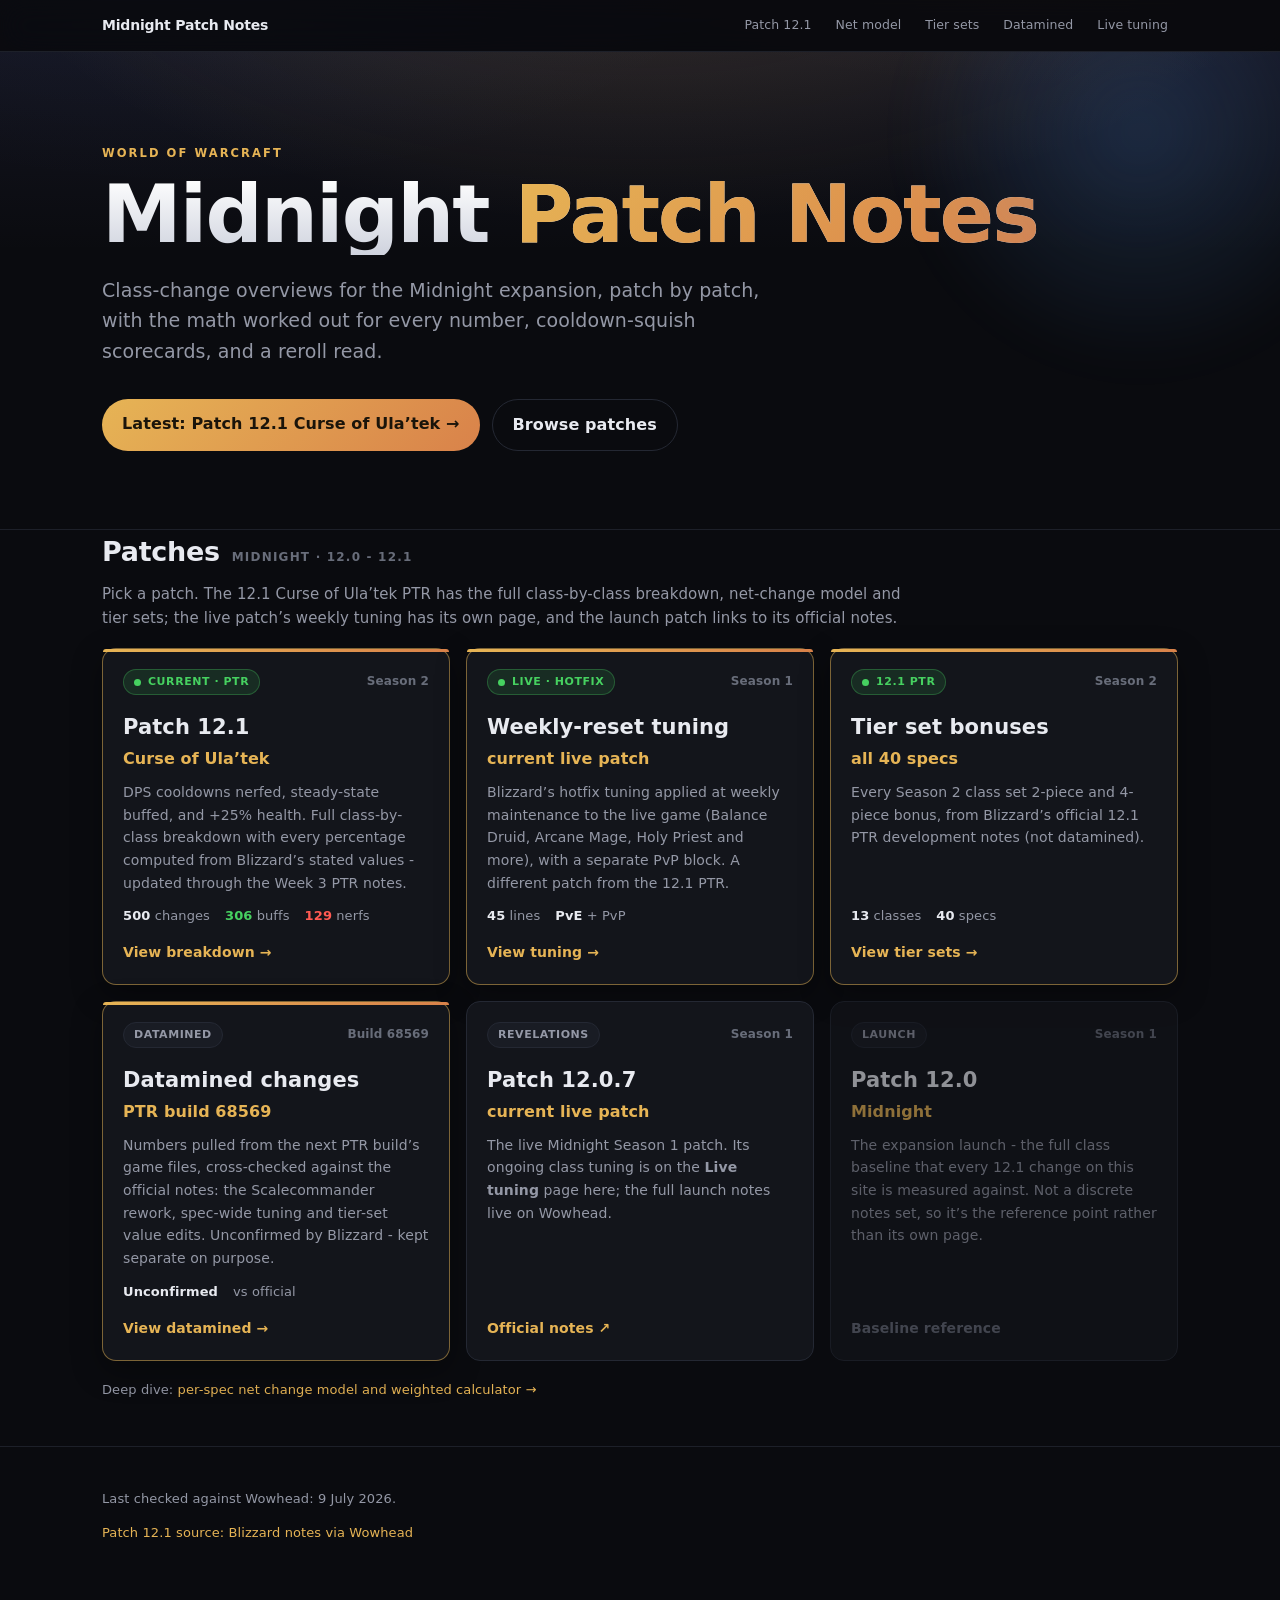
<file: index.html>
<!DOCTYPE html>
<html lang="en">
<head>
<meta charset="utf-8" />
<meta name="viewport" content="width=device-width, initial-scale=1" />
<title>World of Warcraft: Midnight - Patch Notes Overview</title>
<meta name="description" content="Class-change overviews for World of Warcraft: Midnight, patch by patch, with the math worked out for every number. Featuring Patch 12.1 Curse of Ula'tek." />
<meta name="color-scheme" content="dark" />
<link rel="icon" href="favicon.svg" type="image/svg+xml" />
<meta name="theme-color" content="#0a0b0f" />
<meta property="og:type" content="website" />
<meta property="og:site_name" content="Midnight Patch Notes" />
<meta property="og:title" content="World of Warcraft: Midnight - Patch Notes Overview" />
<meta property="og:description" content="Class-change overviews for WoW Midnight, patch by patch, with the math worked out for every number. Featuring Patch 12.1 Curse of Ula'tek." />
<meta property="og:image" content="https://patchnotes-overview.pages.dev/og.png" />
<meta property="og:url" content="https://patchnotes-overview.pages.dev/" />
<meta name="twitter:card" content="summary_large_image" />
<meta name="twitter:image" content="https://patchnotes-overview.pages.dev/og.png" />
<link rel="stylesheet" href="styles.css" />
</head>
<body>

<nav class="toc"><div class="wrap">
  <a href="./" class="brand">Midnight Patch Notes</a>
  <span style="margin-left:auto"></span>
  <a href="patch-12-1.html">Patch 12.1</a>
  <a href="net-change.html">Net model</a>
  <a href="tier-sets.html">Tier sets</a>
  <a href="datamined.html">Datamined</a>
  <a href="live-tuning.html">Live tuning</a>
</div></nav>

<header class="home-hero">
  <div class="home-hero-glow" aria-hidden="true"></div>
  <div class="wrap">
    <div class="eyebrow">World of Warcraft</div>
    <h1 class="home-title">Midnight <span>Patch Notes</span></h1>
    <p class="home-sub">Class-change overviews for the Midnight expansion, patch by patch, with the math worked out for every
    number, cooldown-squish scorecards, and a reroll read.</p>
    <div class="home-cta-row">
      <a class="btn-primary" href="patch-12-1.html">Latest: Patch 12.1 Curse of Ula&rsquo;tek &rarr;</a>
      <a class="btn-ghost" href="#patches">Browse patches</a>
    </div>
  </div>
</header>

<main class="wrap">
  <section id="patches">
    <div class="sec-head"><h2>Patches</h2><span class="kicker">Midnight &middot; 12.0 - 12.1</span></div>
    <p class="lead">Pick a patch. The 12.1 Curse of Ula&rsquo;tek PTR has the full class-by-class breakdown, net-change model and tier sets;
    the live patch&rsquo;s weekly tuning has its own page, and the launch patch links to its official notes.</p>

    <div class="patch-grid">

      <a class="patch-card active" href="patch-12-1.html">
        <div class="pc-top">
          <span class="pc-badge live"><span class="pc-pulse"></span>Current &middot; PTR</span>
          <span class="pc-season">Season 2</span>
        </div>
        <h3>Patch 12.1 <span>Curse of Ula&rsquo;tek</span></h3>
        <p>DPS cooldowns nerfed, steady-state buffed, and +25% health. Full class-by-class breakdown with every percentage
        computed from Blizzard&rsquo;s stated values - updated through the Week 3 PTR notes.</p>
        <div class="pc-stats">
          <span><b>500</b> changes</span>
          <span class="g"><b>306</b> buffs</span>
          <span class="r"><b>129</b> nerfs</span>
        </div>
        <span class="pc-cta">View breakdown &rarr;</span>
      </a>

      <a class="patch-card active" href="live-tuning.html">
        <div class="pc-top">
          <span class="pc-badge live"><span class="pc-pulse"></span>Live &middot; Hotfix</span>
          <span class="pc-season">Season 1</span>
        </div>
        <h3>Weekly-reset tuning <span>current live patch</span></h3>
        <p>Blizzard&rsquo;s hotfix tuning applied at weekly maintenance to the live game (Balance Druid, Arcane Mage, Holy Priest and more),
        with a separate PvP block. A different patch from the 12.1 PTR.</p>
        <div class="pc-stats">
          <span><b>45</b> lines</span>
          <span><b>PvE</b> + PvP</span>
        </div>
        <span class="pc-cta">View tuning &rarr;</span>
      </a>

      <a class="patch-card active" href="tier-sets.html">
        <div class="pc-top">
          <span class="pc-badge live"><span class="pc-pulse"></span>12.1 PTR</span>
          <span class="pc-season">Season 2</span>
        </div>
        <h3>Tier set bonuses <span>all 40 specs</span></h3>
        <p>Every Season 2 class set 2-piece and 4-piece bonus, from Blizzard&rsquo;s official 12.1 PTR development notes (not datamined).</p>
        <div class="pc-stats">
          <span><b>13</b> classes</span>
          <span><b>40</b> specs</span>
        </div>
        <span class="pc-cta">View tier sets &rarr;</span>
      </a>

      <a class="patch-card active" href="datamined.html">
        <div class="pc-top">
          <span class="pc-badge">Datamined</span>
          <span class="pc-season">Build 68569</span>
        </div>
        <h3>Datamined changes <span>PTR build 68569</span></h3>
        <p>Numbers pulled from the next PTR build&rsquo;s game files, cross-checked against the official notes: the Scalecommander rework,
        spec-wide tuning and tier-set value edits. Unconfirmed by Blizzard - kept separate on purpose.</p>
        <div class="pc-stats">
          <span><b>Unconfirmed</b></span>
          <span>vs official</span>
        </div>
        <span class="pc-cta">View datamined &rarr;</span>
      </a>

      <a class="patch-card" href="https://www.wowhead.com/news/official-patch-12-0-7-revelations-patch-notes-381833" target="_blank" rel="noopener">
        <div class="pc-top">
          <span class="pc-badge">Revelations</span>
          <span class="pc-season">Season 1</span>
        </div>
        <h3>Patch 12.0.7 <span>current live patch</span></h3>
        <p>The live Midnight Season 1 patch. Its ongoing class tuning is on the <b>Live tuning</b> page here; the full launch notes
        live on Wowhead.</p>
        <span class="pc-cta">Official notes &#8599;</span>
      </a>

      <div class="patch-card soon" aria-disabled="true">
        <div class="pc-top">
          <span class="pc-badge">Launch</span>
          <span class="pc-season">Season 1</span>
        </div>
        <h3>Patch 12.0 <span>Midnight</span></h3>
        <p>The expansion launch - the full class baseline that every 12.1 change on this site is measured against. Not a discrete
        notes set, so it&rsquo;s the reference point rather than its own page.</p>
        <span class="pc-cta muted">Baseline reference</span>
      </div>

    </div>
    <p class="small muted" style="margin-top:18px">Deep dive: <a href="net-change.html">per-spec net change model and weighted calculator &rarr;</a></p>
  </section>
</main>

<footer>
  <div class="wrap">
    <p class="small muted">Last checked against Wowhead: 9 July 2026.</p>
    <p><a href="https://www.wowhead.com/news/class-changes-for-first-patch-12-1-ptr-build-dps-cooldowns-nerfed-381912" target="_blank" rel="noopener">Patch 12.1 source: Blizzard notes via Wowhead</a></p>
  </div>
</footer>

</body>
</html>
</file>
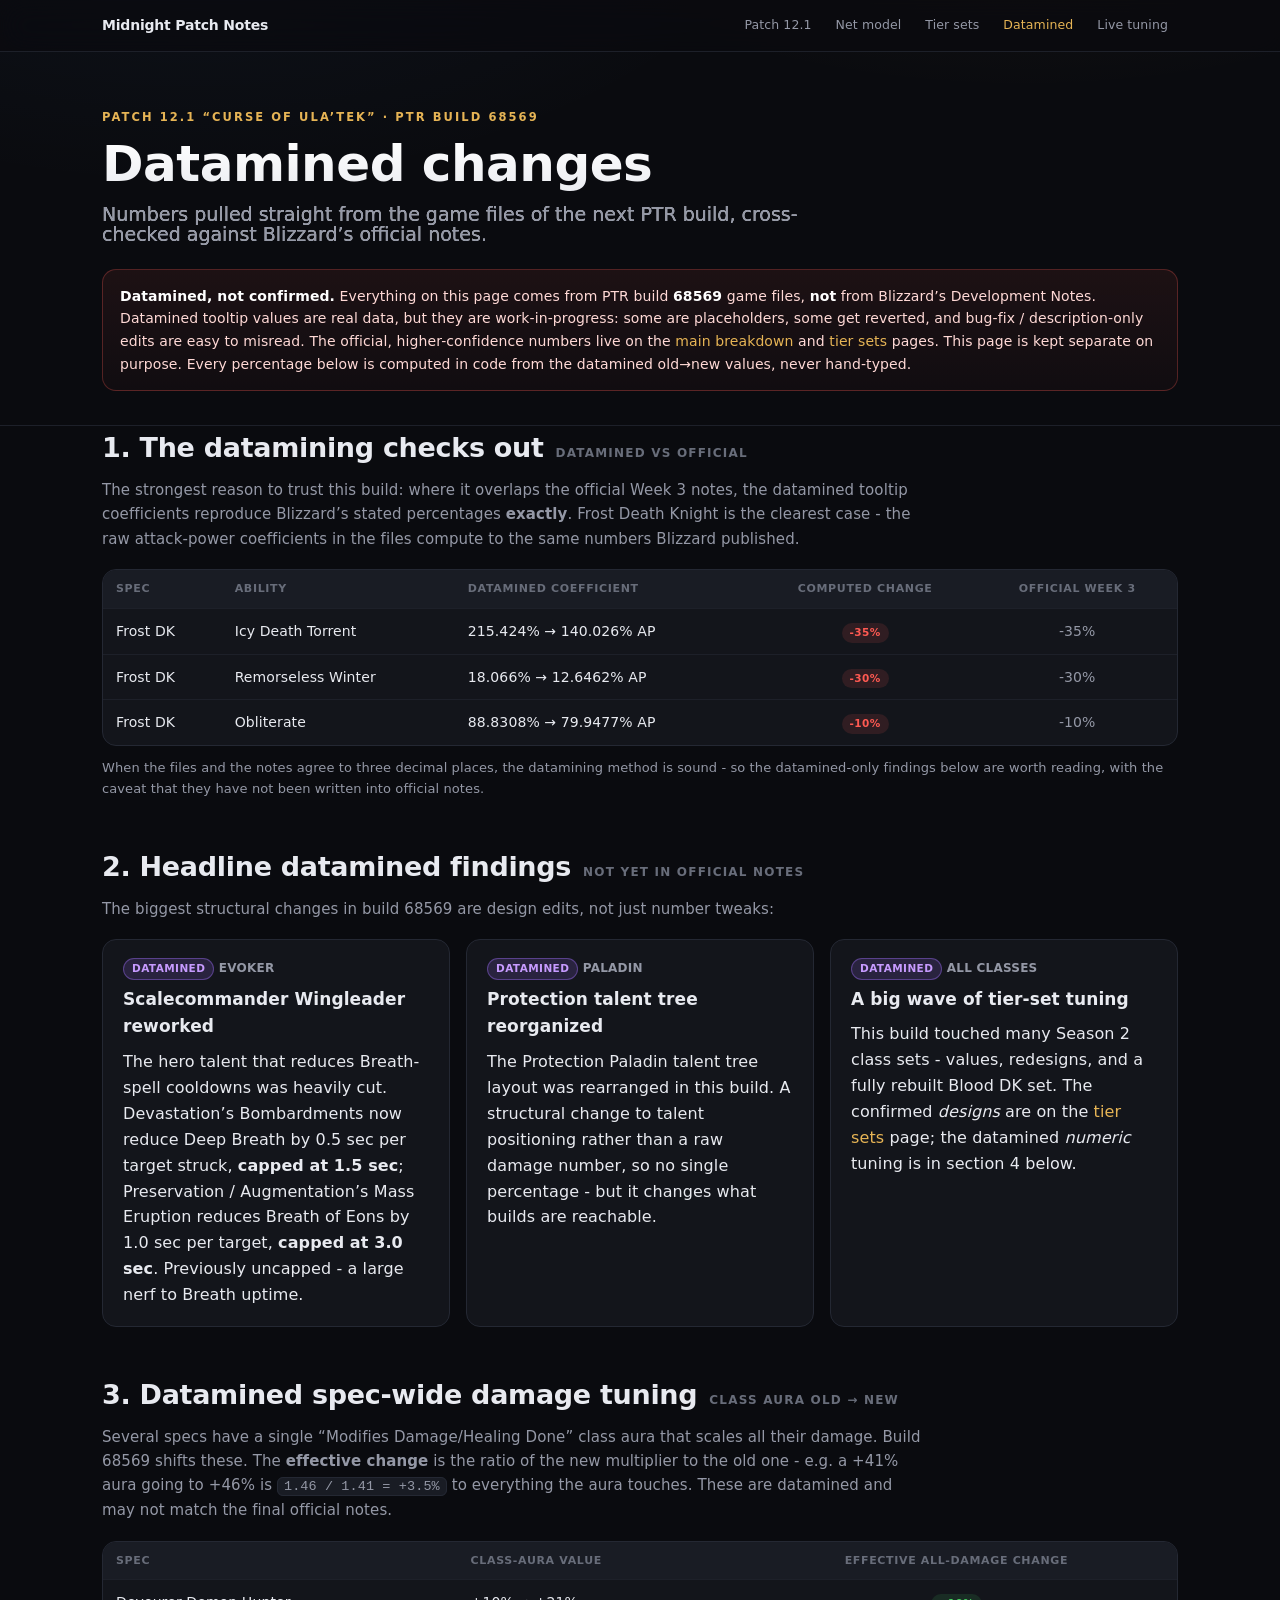
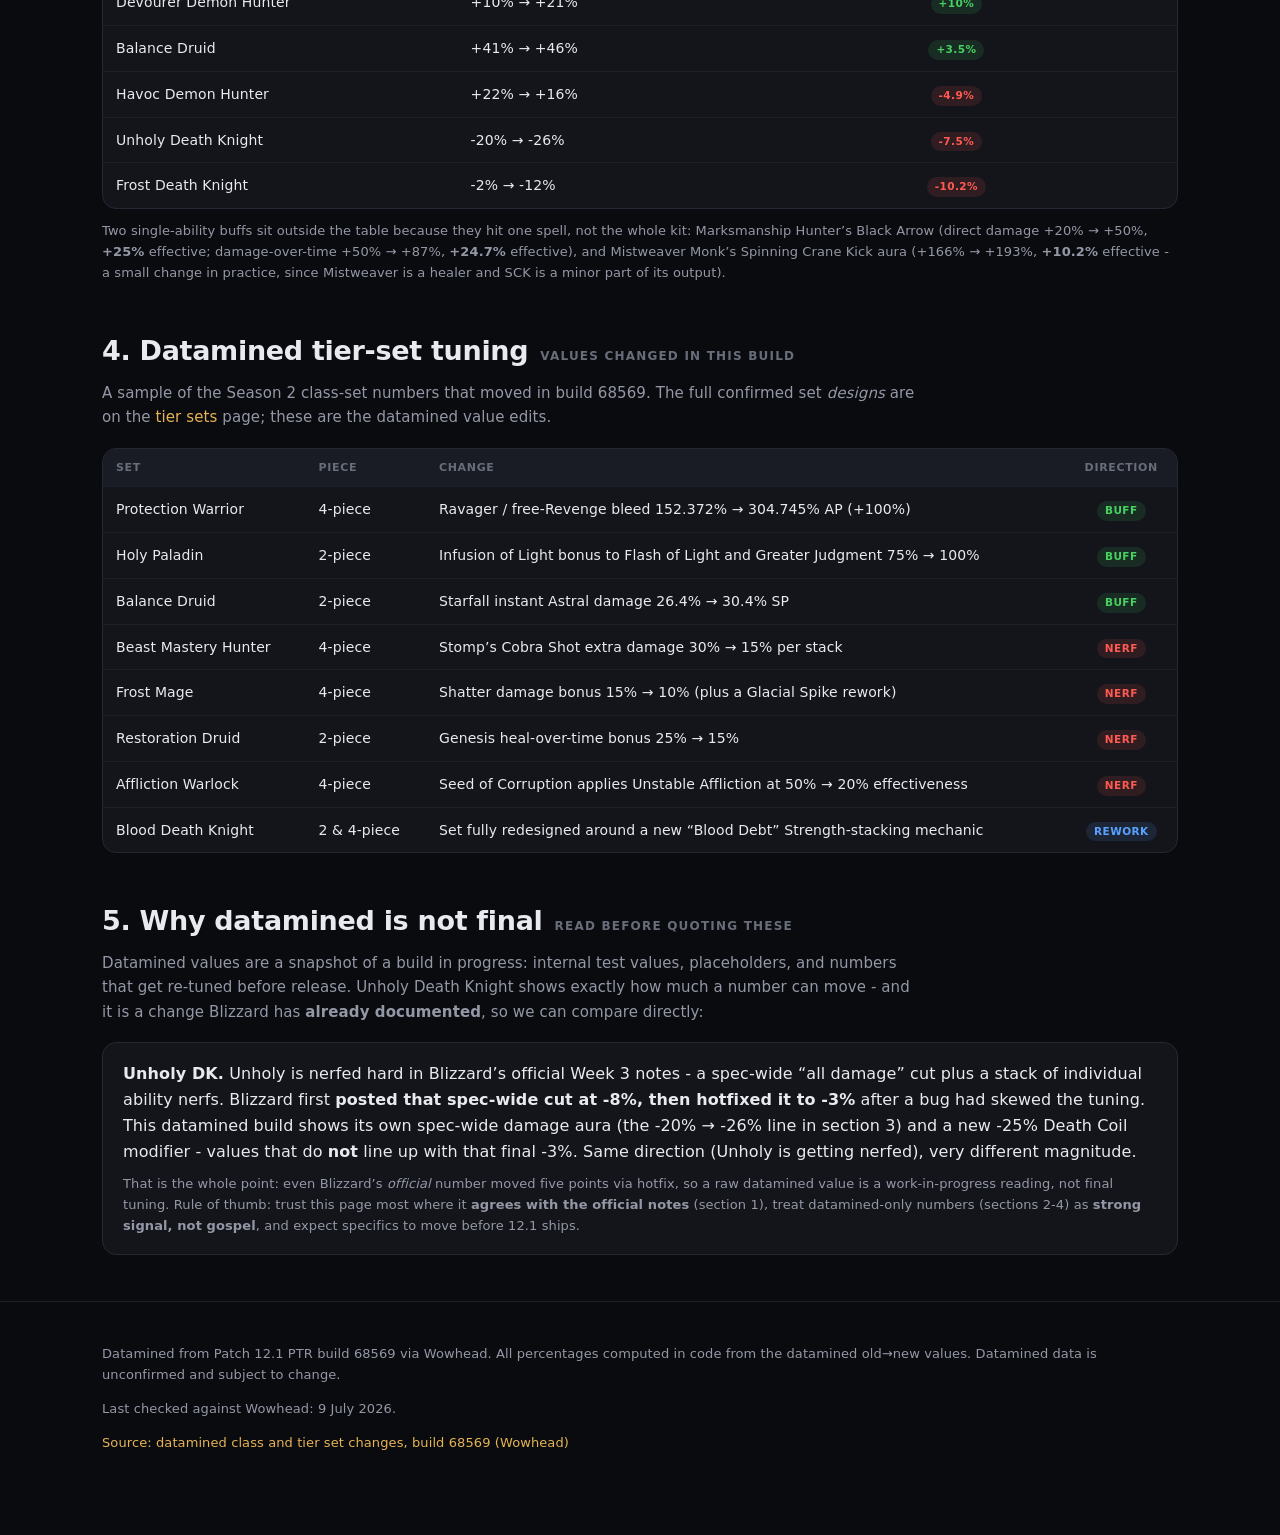
<file: datamined.html>
<!DOCTYPE html>
<html lang="en">
<head>
<meta charset="utf-8" />
<meta name="viewport" content="width=device-width, initial-scale=1" />
<title>Patch 12.1 Datamined Changes - Build 68569</title>
<meta name="description" content="Datamined Patch 12.1 class and tier-set changes from PTR build 68569: what the tooltip coefficients reveal, how they line up with Blizzard's official notes, and why datamined is not final." />
<meta name="color-scheme" content="dark" />
<link rel="icon" href="favicon.svg" type="image/svg+xml" />
<meta name="theme-color" content="#0a0b0f" />
<meta property="og:type" content="website" />
<meta property="og:site_name" content="Midnight Patch Notes" />
<meta property="og:title" content="Patch 12.1 Datamined Changes - Build 68569" />
<meta property="og:description" content="Datamined Patch 12.1 class and tier-set changes from PTR build 68569, cross-checked against Blizzard's official notes." />
<meta property="og:image" content="https://patchnotes-overview.pages.dev/og.png" />
<meta property="og:url" content="https://patchnotes-overview.pages.dev/datamined" />
<meta name="twitter:card" content="summary_large_image" />
<meta name="twitter:image" content="https://patchnotes-overview.pages.dev/og.png" />
<link rel="stylesheet" href="styles.css" />
</head>
<body>

<nav class="toc"><div class="wrap">
  <a href="./" class="brand">Midnight Patch Notes</a>
  <span style="margin-left:auto"></span>
  <a href="patch-12-1.html">Patch 12.1</a>
  <a href="net-change.html">Net model</a>
  <a href="tier-sets.html">Tier sets</a>
  <a href="datamined.html" style="color:var(--accent)">Datamined</a>
  <a href="live-tuning.html">Live tuning</a>
</div></nav>

<header class="hero">
  <div class="wrap">
    <div class="eyebrow">Patch 12.1 &ldquo;Curse of Ula&rsquo;tek&rdquo; &middot; PTR build 68569</div>
    <h1>Datamined changes
      <span class="sub">Numbers pulled straight from the game files of the next PTR build, cross-checked against Blizzard&rsquo;s official notes.</span>
    </h1>
    <div class="disclaimer">
      <b>Datamined, not confirmed.</b> Everything on this page comes from PTR build <b>68569</b> game files, <b>not</b> from Blizzard&rsquo;s
      Development Notes. Datamined tooltip values are real data, but they are work-in-progress: some are placeholders, some get reverted, and
      bug-fix / description-only edits are easy to misread. The official, higher-confidence numbers live on the
      <a href="patch-12-1.html">main breakdown</a> and <a href="tier-sets.html">tier sets</a> pages. This page is kept separate on purpose.
      Every percentage below is computed in code from the datamined old&rarr;new values, never hand-typed.
    </div>
  </div>
</header>

<main class="wrap">

  <!-- 1. Corroboration -->
  <section id="checks-out">
    <div class="sec-head"><h2>1. The datamining checks out</h2><span class="kicker">datamined vs official</span></div>
    <p class="lead">The strongest reason to trust this build: where it overlaps the official Week 3 notes, the datamined tooltip
    coefficients reproduce Blizzard&rsquo;s stated percentages <b>exactly</b>. Frost Death Knight is the clearest case - the raw
    attack-power coefficients in the files compute to the same numbers Blizzard published.</p>
    <div class="tbl-wrap">
      <table>
        <thead><tr><th>Spec</th><th>Ability</th><th>Datamined coefficient</th><th style="text-align:center">Computed change</th><th style="text-align:center">Official Week 3</th></tr></thead>
        <tbody>
          <tr><td>Frost DK</td><td>Icy Death Torrent</td><td>215.424% &rarr; 140.026% AP</td><td style="text-align:center"><span class="tag nerf">-35%</span></td><td style="text-align:center"><span class="muted">-35%</span></td></tr>
          <tr><td>Frost DK</td><td>Remorseless Winter</td><td>18.066% &rarr; 12.6462% AP</td><td style="text-align:center"><span class="tag nerf">-30%</span></td><td style="text-align:center"><span class="muted">-30%</span></td></tr>
          <tr><td>Frost DK</td><td>Obliterate</td><td>88.8308% &rarr; 79.9477% AP</td><td style="text-align:center"><span class="tag nerf">-10%</span></td><td style="text-align:center"><span class="muted">-10%</span></td></tr>
        </tbody>
      </table>
    </div>
    <p class="small muted" style="margin-top:11px">When the files and the notes agree to three decimal places, the datamining method is
    sound - so the datamined-only findings below are worth reading, with the caveat that they have not been written into official notes.</p>
  </section>

  <!-- 2. Headline datamined-only findings -->
  <section id="headline">
    <div class="sec-head"><h2>2. Headline datamined findings</h2><span class="kicker">not yet in official notes</span></div>
    <p class="lead">The biggest structural changes in build 68569 are design edits, not just number tweaks:</p>
    <div class="card-grid">
      <div class="card">
        <div class="card-eyebrow"><span class="tag dm">Datamined</span> Evoker</div>
        <h3>Scalecommander Wingleader reworked</h3>
        <p>The hero talent that reduces Breath-spell cooldowns was heavily cut. Devastation&rsquo;s Bombardments now reduce Deep Breath by
        0.5 sec per target struck, <b>capped at 1.5 sec</b>; Preservation / Augmentation&rsquo;s Mass Eruption reduces Breath of Eons by
        1.0 sec per target, <b>capped at 3.0 sec</b>. Previously uncapped - a large nerf to Breath uptime.</p>
      </div>
      <div class="card">
        <div class="card-eyebrow"><span class="tag dm">Datamined</span> Paladin</div>
        <h3>Protection talent tree reorganized</h3>
        <p>The Protection Paladin talent tree layout was rearranged in this build. A structural change to talent positioning rather than a
        raw damage number, so no single percentage - but it changes what builds are reachable.</p>
      </div>
      <div class="card">
        <div class="card-eyebrow"><span class="tag dm">Datamined</span> All classes</div>
        <h3>A big wave of tier-set tuning</h3>
        <p>This build touched many Season 2 class sets - values, redesigns, and a fully rebuilt Blood DK set. The confirmed
        <i>designs</i> are on the <a href="tier-sets.html">tier sets</a> page; the datamined <i>numeric</i> tuning is in section 4 below.</p>
      </div>
    </div>
  </section>

  <!-- 3. Spec-wide auras -->
  <section id="spec-auras">
    <div class="sec-head"><h2>3. Datamined spec-wide damage tuning</h2><span class="kicker">class aura old &rarr; new</span></div>
    <p class="lead">Several specs have a single &ldquo;Modifies Damage/Healing Done&rdquo; class aura that scales all their damage. Build 68569
    shifts these. The <b>effective change</b> is the ratio of the new multiplier to the old one - e.g. a +41% aura going to +46% is
    <code>1.46 / 1.41 = +3.5%</code> to everything the aura touches. These are datamined and may not match the final official notes.</p>
    <div class="tbl-wrap">
      <table>
        <thead><tr><th>Spec</th><th>Class-aura value</th><th style="text-align:center">Effective all-damage change</th></tr></thead>
        <tbody>
          <tr><td>Devourer Demon Hunter</td><td>+10% &rarr; +21%</td><td style="text-align:center"><span class="tag buff">+10%</span></td></tr>
          <tr><td>Balance Druid</td><td>+41% &rarr; +46%</td><td style="text-align:center"><span class="tag buff">+3.5%</span></td></tr>
          <tr><td>Havoc Demon Hunter</td><td>+22% &rarr; +16%</td><td style="text-align:center"><span class="tag nerf">-4.9%</span></td></tr>
          <tr><td>Unholy Death Knight</td><td>-20% &rarr; -26%</td><td style="text-align:center"><span class="tag nerf">-7.5%</span></td></tr>
          <tr><td>Frost Death Knight</td><td>-2% &rarr; -12%</td><td style="text-align:center"><span class="tag nerf">-10.2%</span></td></tr>
        </tbody>
      </table>
    </div>
    <p class="small muted" style="margin-top:11px">Two single-ability buffs sit outside the table because they hit one spell, not the whole
    kit: Marksmanship Hunter&rsquo;s Black Arrow (direct damage +20% &rarr; +50%, <b>+25%</b> effective; damage-over-time +50% &rarr; +87%,
    <b>+24.7%</b> effective), and Mistweaver Monk&rsquo;s Spinning Crane Kick aura (+166% &rarr; +193%, <b>+10.2%</b> effective - a small
    change in practice, since Mistweaver is a healer and SCK is a minor part of its output).</p>
  </section>

  <!-- 4. Tier tuning -->
  <section id="tier-tuning">
    <div class="sec-head"><h2>4. Datamined tier-set tuning</h2><span class="kicker">values changed in this build</span></div>
    <p class="lead">A sample of the Season 2 class-set numbers that moved in build 68569. The full confirmed set <i>designs</i> are on the
    <a href="tier-sets.html">tier sets</a> page; these are the datamined value edits.</p>
    <div class="tbl-wrap">
      <table>
        <thead><tr><th>Set</th><th>Piece</th><th>Change</th><th style="text-align:center">Direction</th></tr></thead>
        <tbody>
          <tr><td>Protection Warrior</td><td>4-piece</td><td>Ravager / free-Revenge bleed 152.372% &rarr; 304.745% AP (+100%)</td><td style="text-align:center"><span class="tag buff">Buff</span></td></tr>
          <tr><td>Holy Paladin</td><td>2-piece</td><td>Infusion of Light bonus to Flash of Light and Greater Judgment 75% &rarr; 100%</td><td style="text-align:center"><span class="tag buff">Buff</span></td></tr>
          <tr><td>Balance Druid</td><td>2-piece</td><td>Starfall instant Astral damage 26.4% &rarr; 30.4% SP</td><td style="text-align:center"><span class="tag buff">Buff</span></td></tr>
          <tr><td>Beast Mastery Hunter</td><td>4-piece</td><td>Stomp&rsquo;s Cobra Shot extra damage 30% &rarr; 15% per stack</td><td style="text-align:center"><span class="tag nerf">Nerf</span></td></tr>
          <tr><td>Frost Mage</td><td>4-piece</td><td>Shatter damage bonus 15% &rarr; 10% (plus a Glacial Spike rework)</td><td style="text-align:center"><span class="tag nerf">Nerf</span></td></tr>
          <tr><td>Restoration Druid</td><td>2-piece</td><td>Genesis heal-over-time bonus 25% &rarr; 15%</td><td style="text-align:center"><span class="tag nerf">Nerf</span></td></tr>
          <tr><td>Affliction Warlock</td><td>4-piece</td><td>Seed of Corruption applies Unstable Affliction at 50% &rarr; 20% effectiveness</td><td style="text-align:center"><span class="tag nerf">Nerf</span></td></tr>
          <tr><td>Blood Death Knight</td><td>2 &amp; 4-piece</td><td>Set fully redesigned around a new &ldquo;Blood Debt&rdquo; Strength-stacking mechanic</td><td style="text-align:center"><span class="tag neutral">Rework</span></td></tr>
        </tbody>
      </table>
    </div>
  </section>

  <!-- 5. Why not final -->
  <section id="not-final">
    <div class="sec-head"><h2>5. Why datamined is not final</h2><span class="kicker">read before quoting these</span></div>
    <p class="lead">Datamined values are a snapshot of a build in progress: internal test values, placeholders, and numbers that get
    re-tuned before release. Unholy Death Knight shows exactly how much a number can move - and it is a change Blizzard has <b>already
    documented</b>, so we can compare directly:</p>
    <div class="card">
      <p style="margin:0 0 8px"><b>Unholy DK.</b> Unholy is nerfed hard in Blizzard&rsquo;s official Week 3 notes - a spec-wide
      &ldquo;all damage&rdquo; cut plus a stack of individual ability nerfs. Blizzard first <b>posted that spec-wide cut at -8%, then
      hotfixed it to -3%</b> after a bug had skewed the tuning. This datamined build shows its own spec-wide damage aura (the -20% &rarr; -26%
      line in section 3) and a new -25% Death Coil modifier - values that do <b>not</b> line up with that final -3%. Same direction (Unholy
      is getting nerfed), very different magnitude.</p>
      <p class="small muted" style="margin:0">That is the whole point: even Blizzard&rsquo;s <i>official</i> number moved five points via
      hotfix, so a raw datamined value is a work-in-progress reading, not final tuning. Rule of thumb: trust this page most where it
      <b>agrees with the official notes</b> (section 1), treat datamined-only numbers (sections 2-4) as <b>strong signal, not gospel</b>,
      and expect specifics to move before 12.1 ships.</p>
    </div>
  </section>

</main>

<footer>
  <div class="wrap">
    <p>Datamined from Patch 12.1 PTR build 68569 via Wowhead. All percentages computed in code from the datamined old&rarr;new values.
    Datamined data is unconfirmed and subject to change.</p>
    <p class="small muted">Last checked against Wowhead: 9 July 2026.</p>
    <p><a href="https://www.wowhead.com/news/patch-12-1-ptr-datamined-class-and-tier-set-changes-build-68569-class-tuning-and-382116" target="_blank" rel="noopener">Source: datamined class and tier set changes, build 68569 (Wowhead)</a></p>
  </div>
</footer>

</body>
</html>
</file>
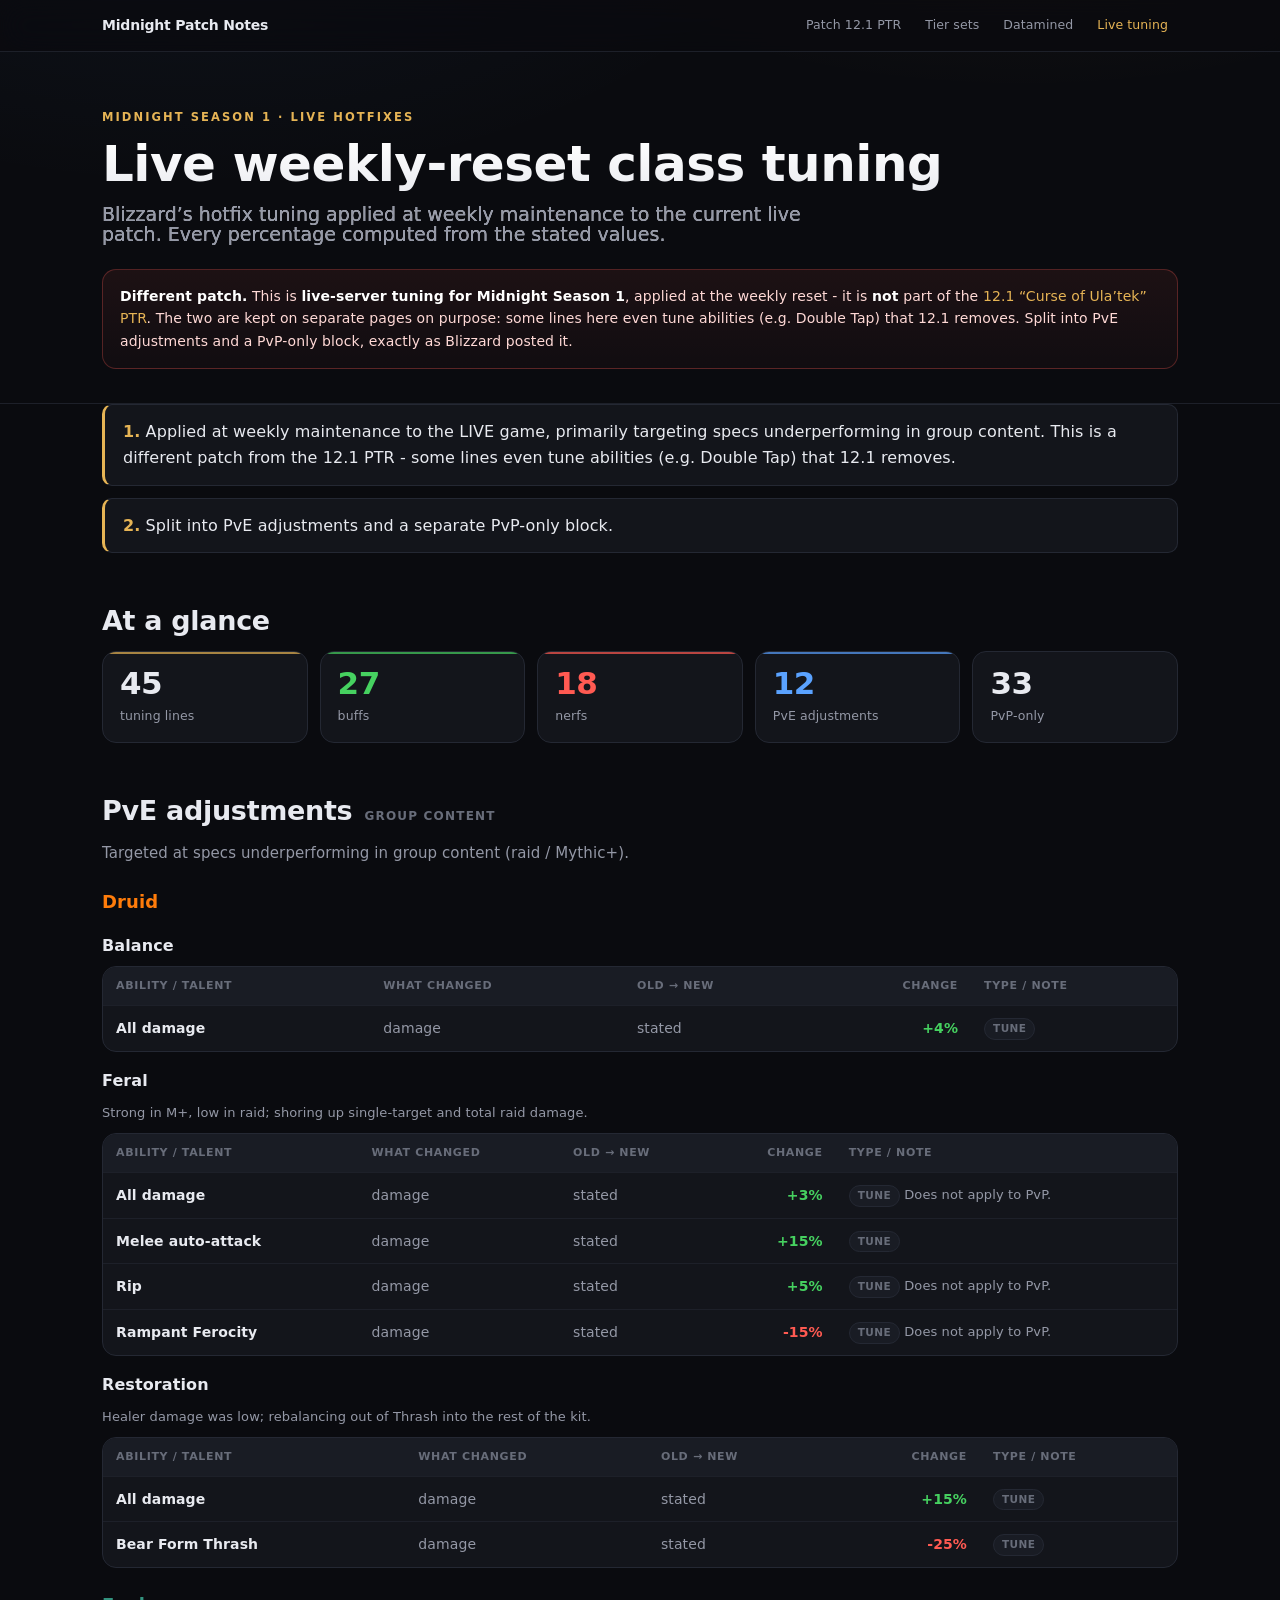
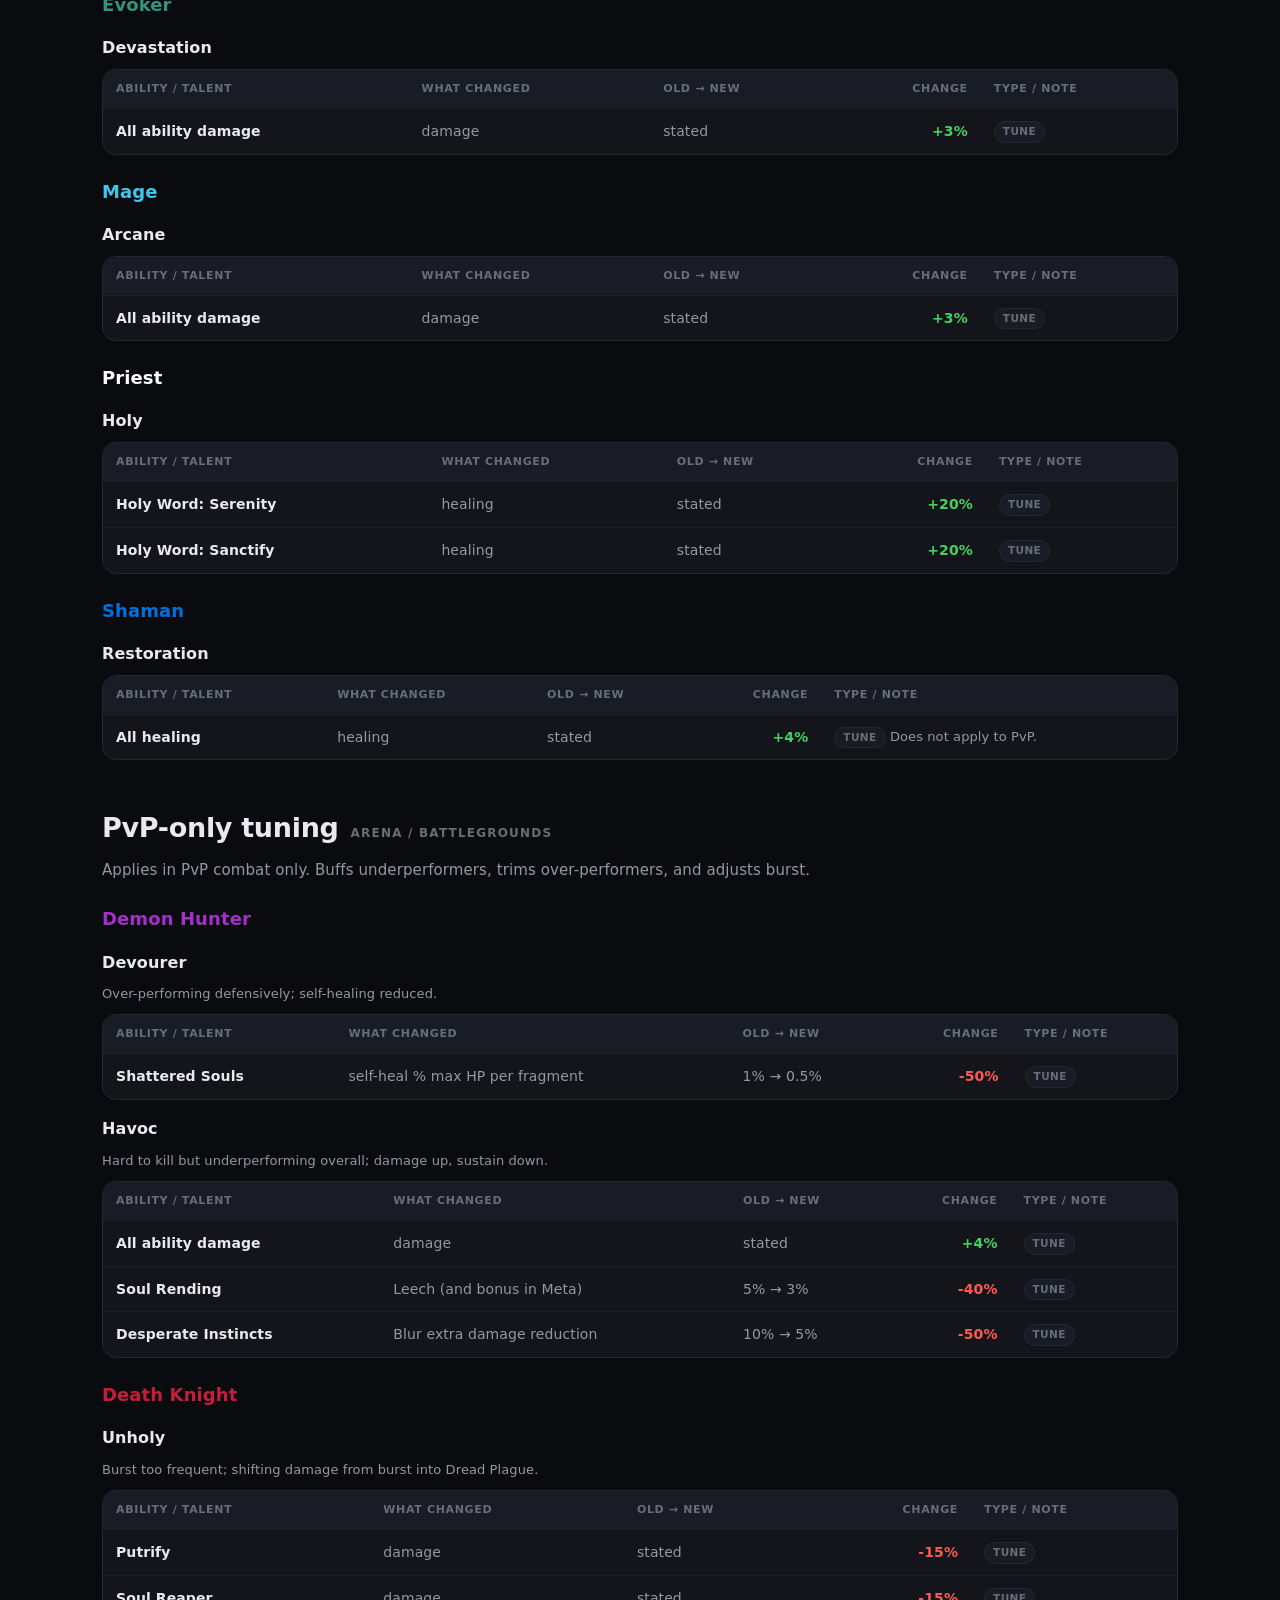
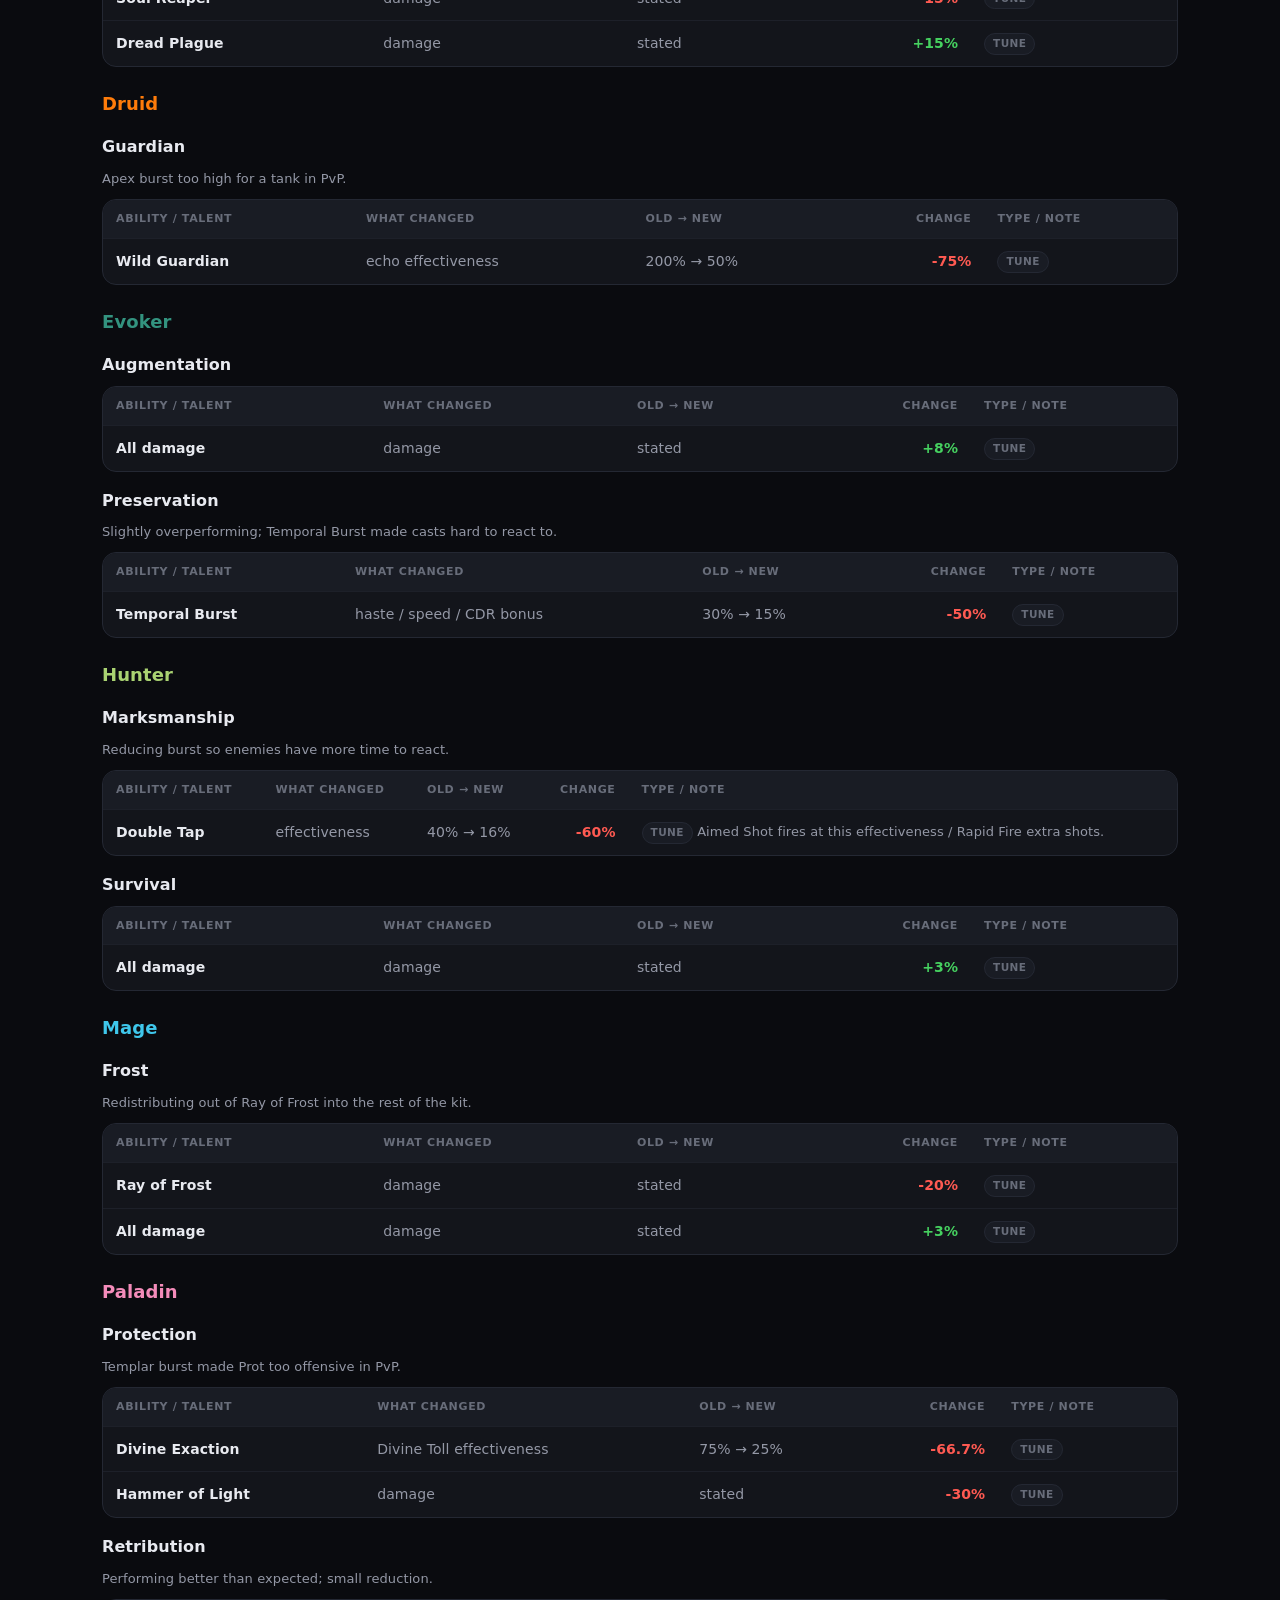
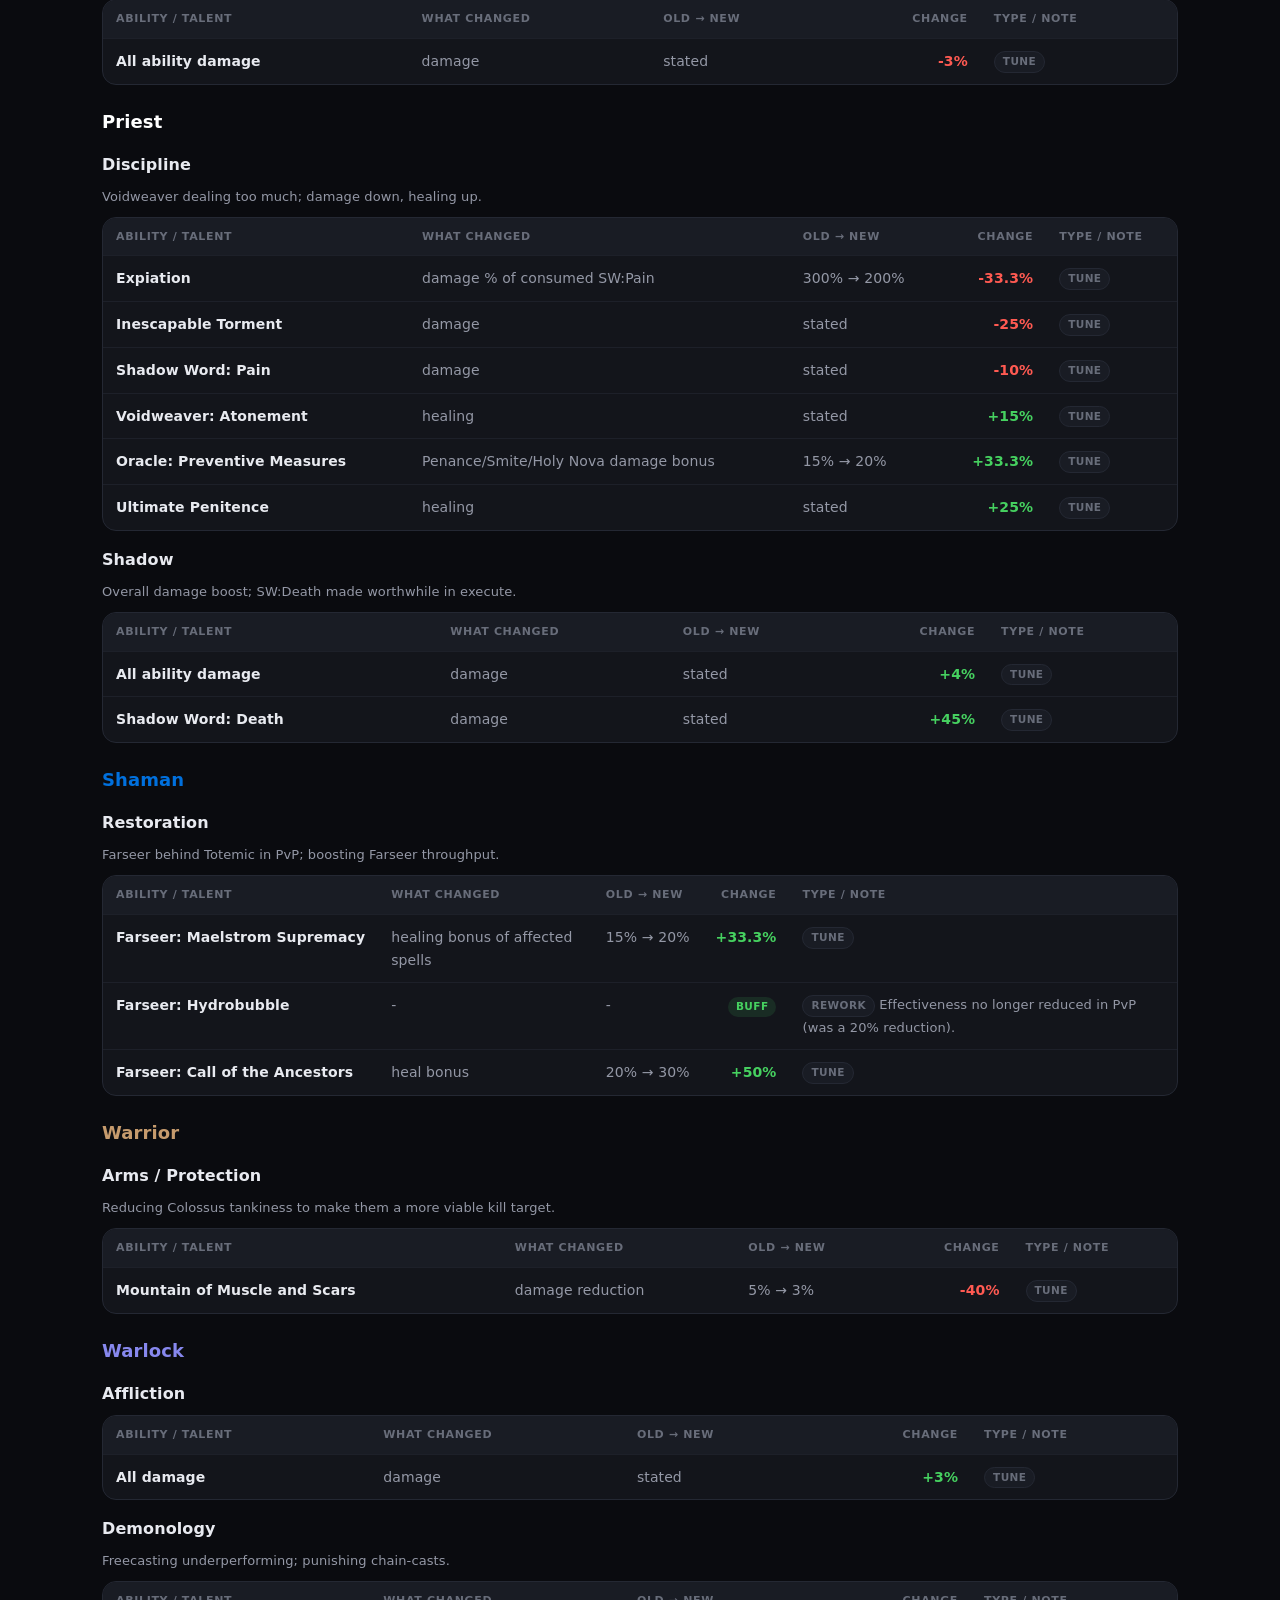
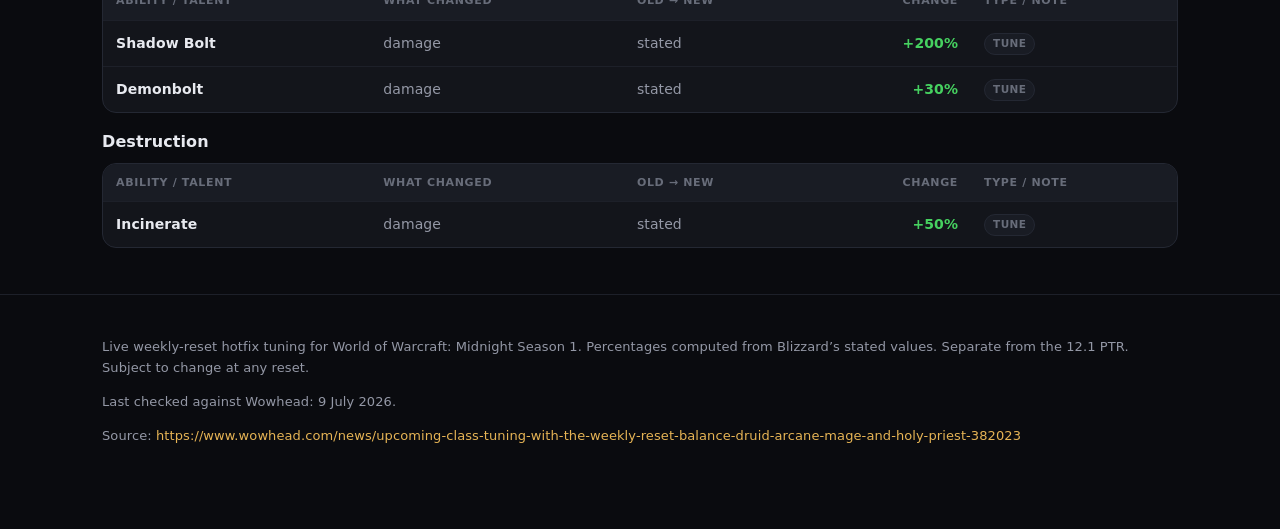
<file: live-tuning.html>
<!DOCTYPE html>
<html lang="en">
<head>
<meta charset="utf-8" />
<meta name="viewport" content="width=device-width, initial-scale=1" />
<title>Live Weekly-Reset Class Tuning - Midnight Season 1</title>
<meta name="description" content="Blizzard's live-server weekly-reset class tuning for the current Midnight Season 1 patch, with every percentage computed. Separate from the 12.1 Curse of Ula'tek PTR." />
<meta name="color-scheme" content="dark" />
<link rel="icon" href="favicon.svg" type="image/svg+xml" />
<meta name="theme-color" content="#0a0b0f" />
<meta property="og:type" content="website" />
<meta property="og:site_name" content="Midnight Patch Notes" />
<meta property="og:title" content="Live Weekly-Reset Class Tuning - Midnight Season 1" />
<meta property="og:description" content="Blizzard's live-server weekly-reset class tuning for the current Midnight Season 1 patch, with every percentage computed. Separate from the 12.1 PTR." />
<meta property="og:image" content="https://patchnotes-overview.pages.dev/og.png" />
<meta property="og:url" content="https://patchnotes-overview.pages.dev/live-tuning" />
<meta name="twitter:card" content="summary_large_image" />
<meta name="twitter:image" content="https://patchnotes-overview.pages.dev/og.png" />
<link rel="stylesheet" href="styles.css" />
</head>
<body>

<nav class="toc"><div class="wrap">
  <a href="./" class="brand">Midnight Patch Notes</a>
  <span style="margin-left:auto"></span>
  <a href="patch-12-1.html">Patch 12.1 PTR</a>
  <a href="tier-sets.html">Tier sets</a>
  <a href="datamined.html">Datamined</a>
  <a href="live-tuning.html" style="color:var(--accent)">Live tuning</a>
</div></nav>

<header class="hero">
  <div class="wrap">
    <div class="eyebrow">Midnight Season 1 &middot; Live hotfixes</div>
    <h1>Live weekly-reset class tuning
      <span class="sub">Blizzard&rsquo;s hotfix tuning applied at weekly maintenance to the current live patch. Every percentage computed from the stated values.</span>
    </h1>
    <div class="disclaimer">
      <b>Different patch.</b> This is <b>live-server tuning for Midnight Season 1</b>, applied at the weekly reset - it is <b>not</b> part of
      the <a href="patch-12-1.html">12.1 &ldquo;Curse of Ula&rsquo;tek&rdquo; PTR</a>. The two are kept on separate pages on purpose: some lines here
      even tune abilities (e.g. Double Tap) that 12.1 removes. Split into PvE adjustments and a PvP-only block, exactly as Blizzard posted it.
    </div>
  </div>
</header>

<main class="wrap">

  <section id="about">
    <ul class="glist" id="live-intro"></ul>
  </section>

  <section id="glance">
    <div class="sec-head"><h2>At a glance</h2></div>
    <div class="stats" id="live-stats"></div>
  </section>

  <section id="pve">
    <div class="sec-head"><h2>PvE adjustments</h2><span class="kicker">group content</span></div>
    <p class="lead">Targeted at specs underperforming in group content (raid / Mythic+).</p>
    <div id="pve-mount"></div>
  </section>

  <section id="pvp">
    <div class="sec-head"><h2>PvP-only tuning</h2><span class="kicker">arena / battlegrounds</span></div>
    <p class="lead">Applies in PvP combat only. Buffs underperformers, trims over-performers, and adjusts burst.</p>
    <div id="pvp-mount"></div>
  </section>

</main>

<footer>
  <div class="wrap">
    <p>Live weekly-reset hotfix tuning for World of Warcraft: Midnight Season 1. Percentages computed from Blizzard&rsquo;s stated values.
    Separate from the 12.1 PTR. Subject to change at any reset.</p>
    <p class="small muted">Last checked against Wowhead: 9 July 2026.</p>
    <p id="live-src"></p>
  </div>
</footer>

<script src="live-data.js"></script>
<script src="live-app.js"></script>
</body>
</html>
</file>
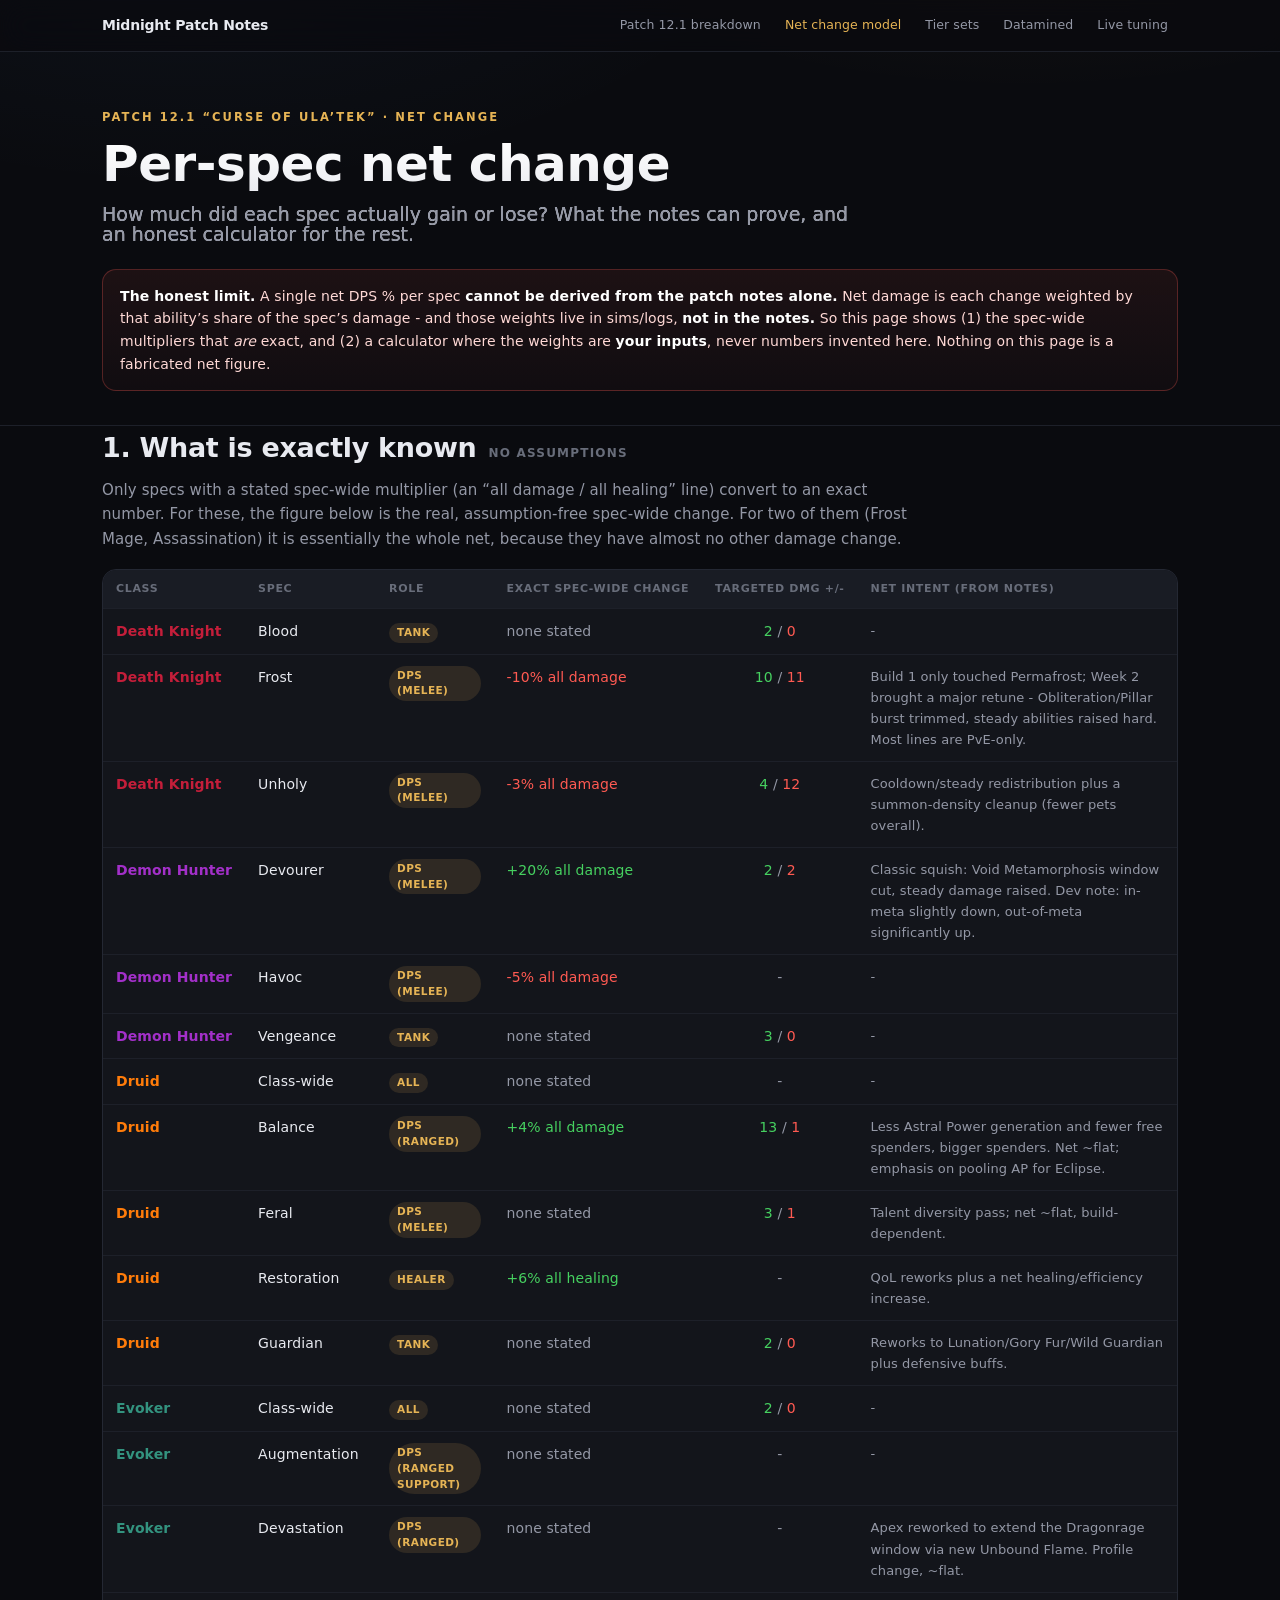
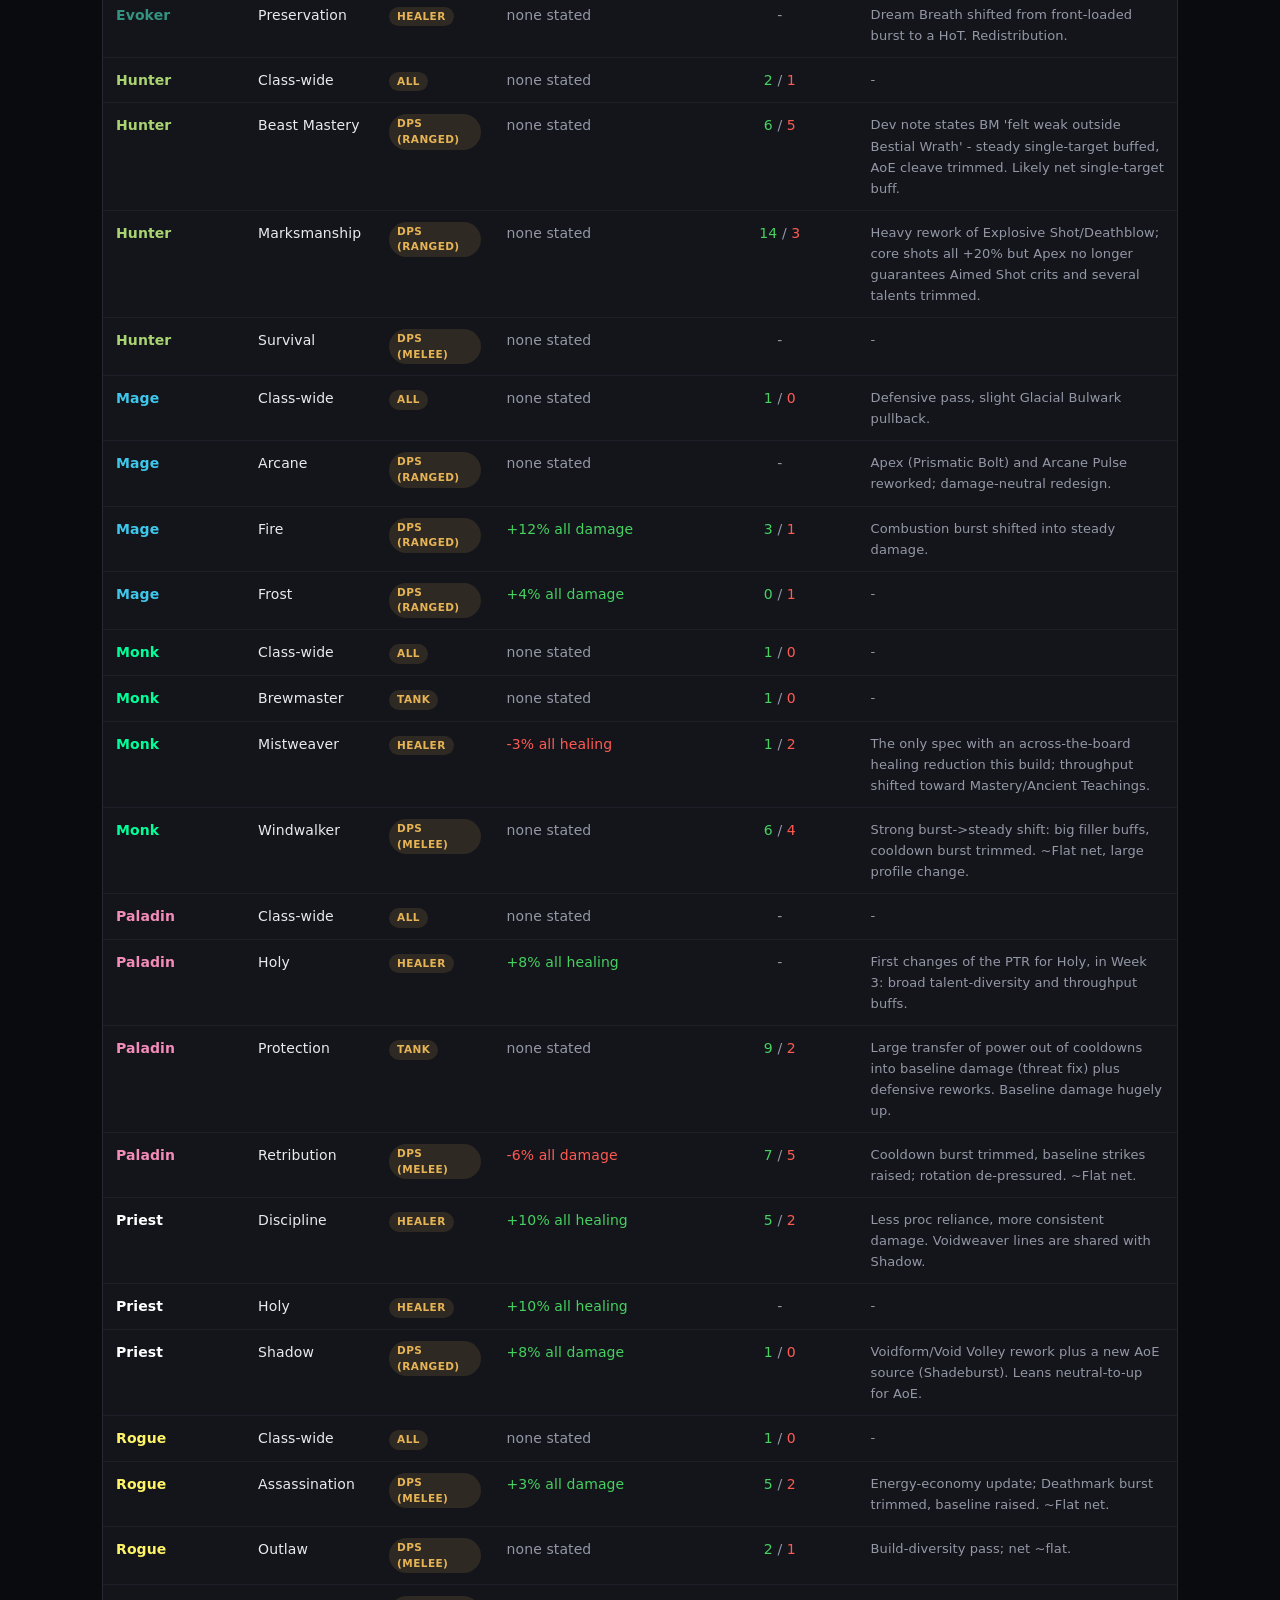
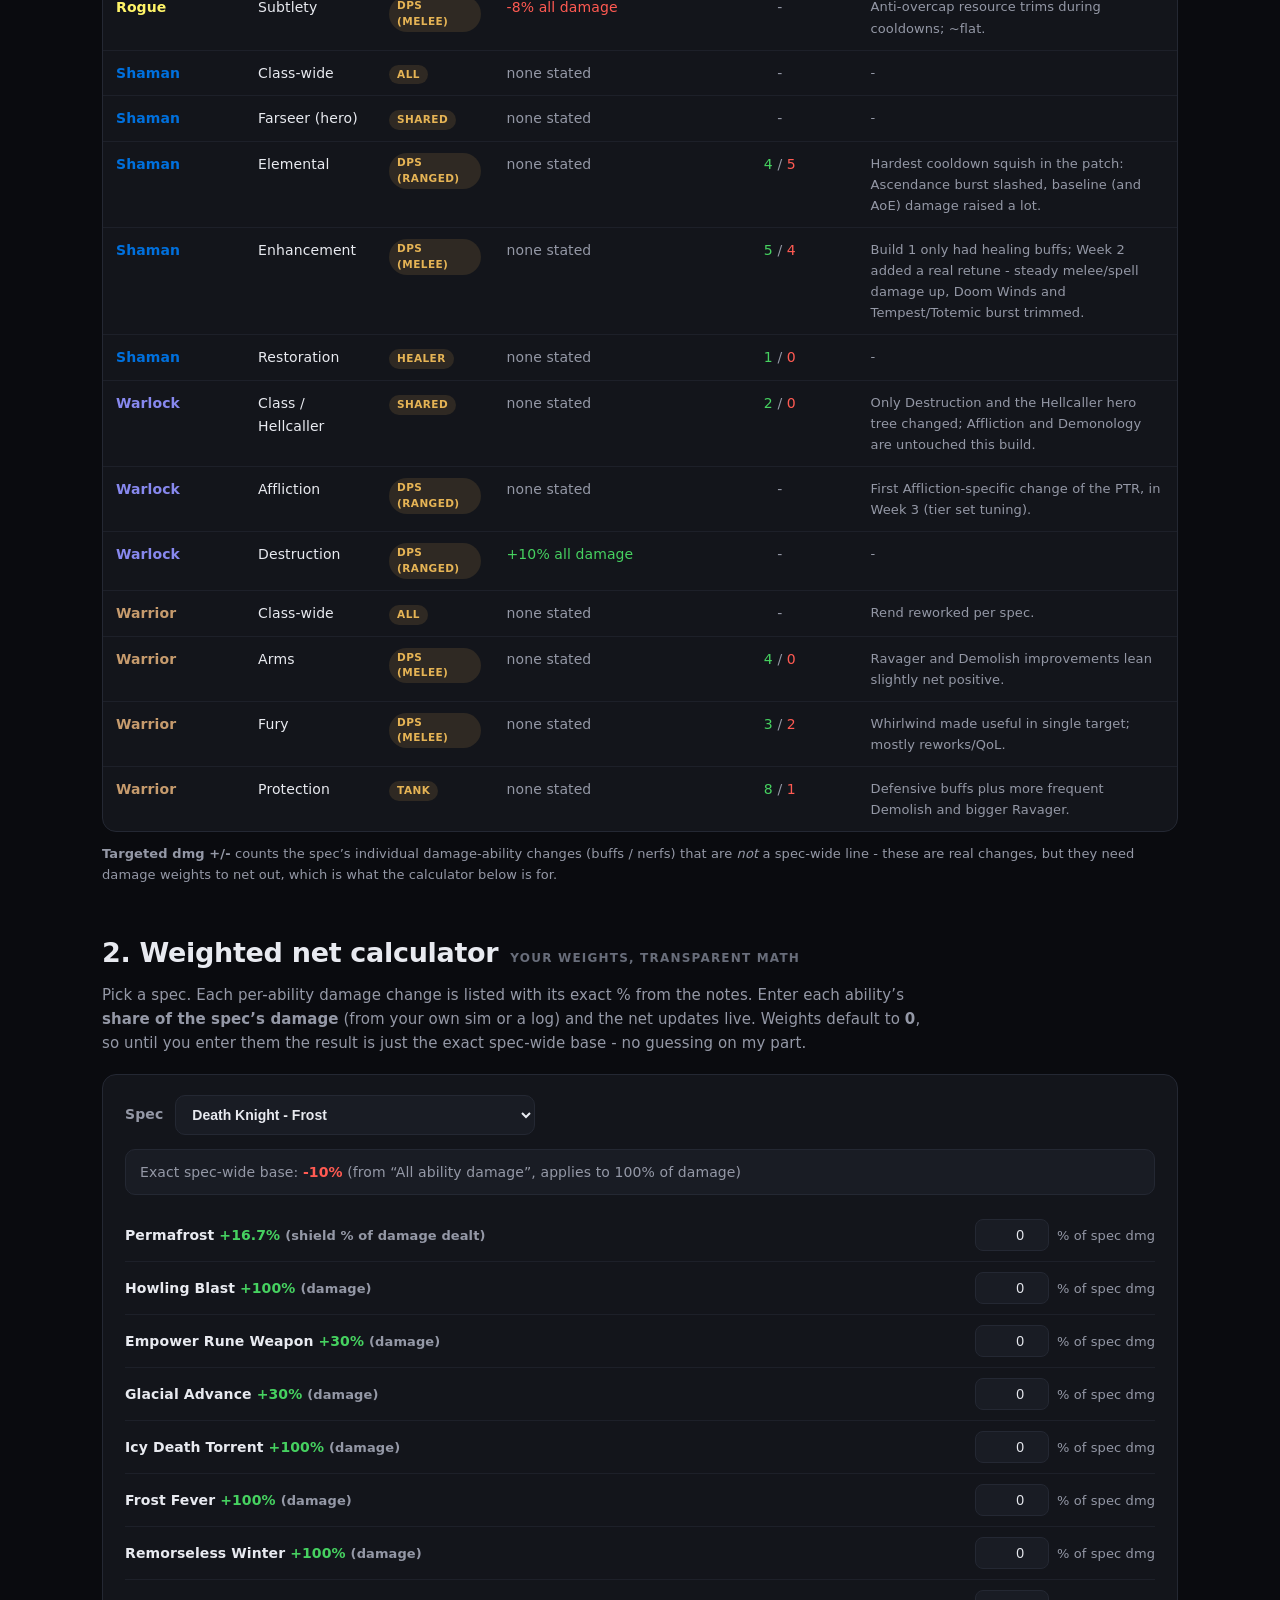
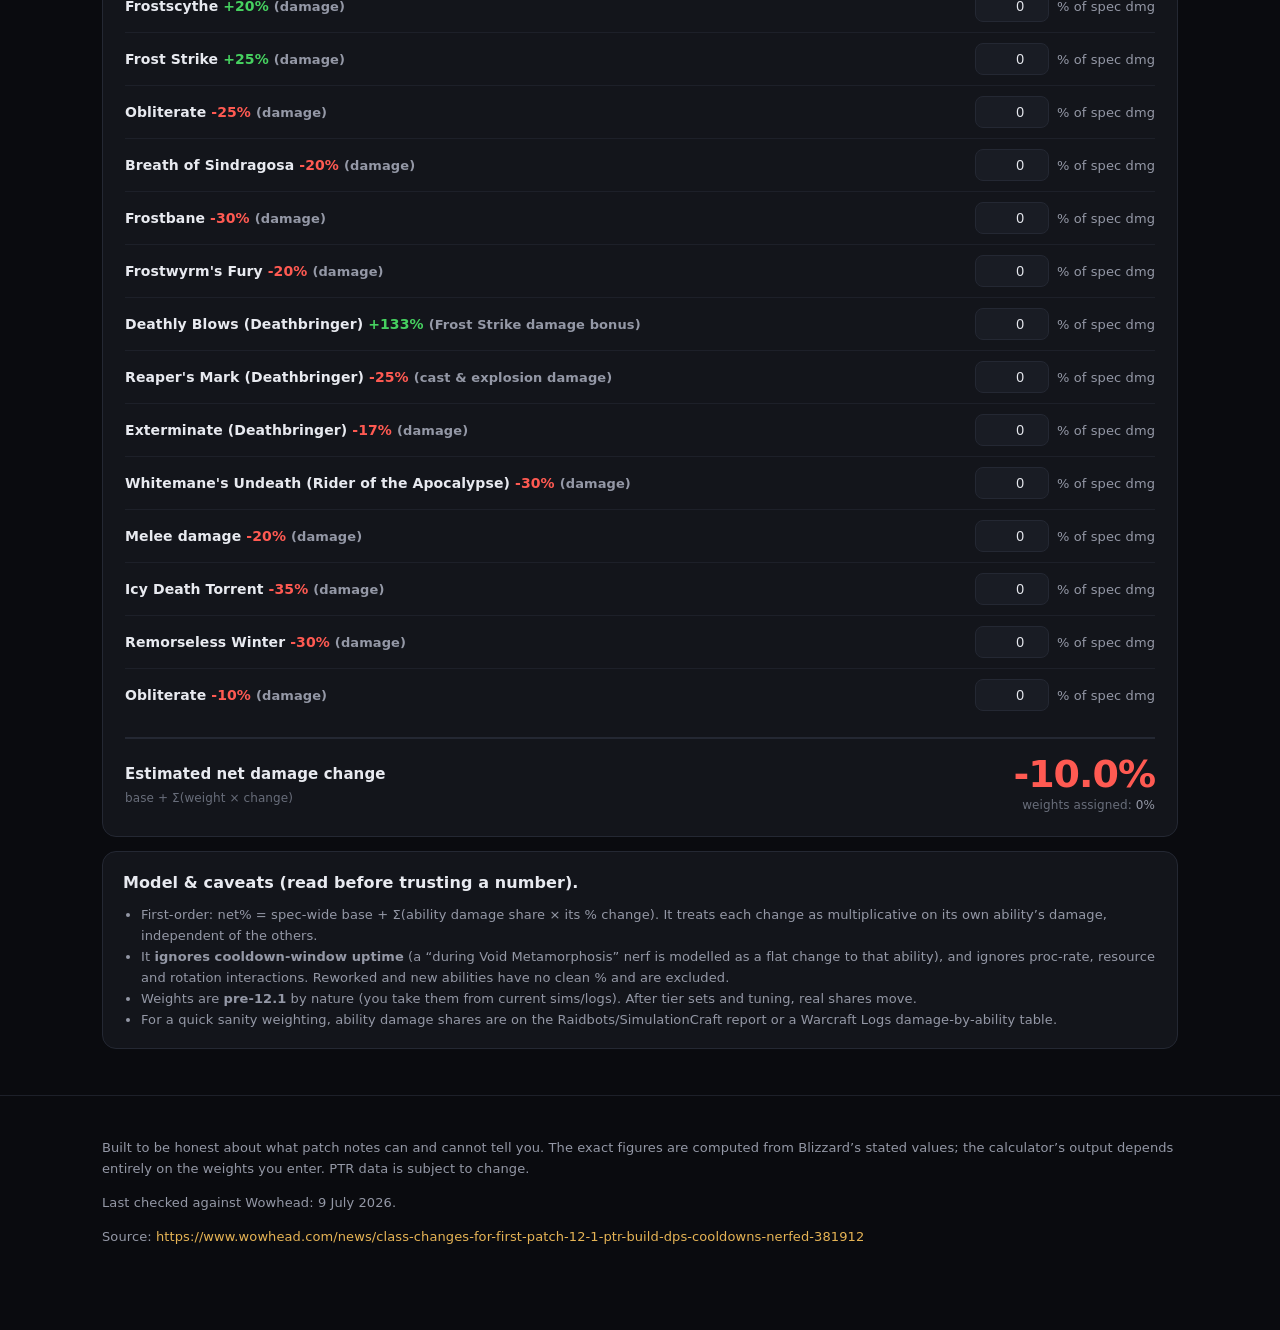
<file: net-change.html>
<!DOCTYPE html>
<html lang="en">
<head>
<meta charset="utf-8" />
<meta name="viewport" content="width=device-width, initial-scale=1" />
<title>Patch 12.1 - Per-spec net change model</title>
<meta name="description" content="What the 12.1 patch notes can and cannot tell you about each spec's net damage change, with the exact spec-wide numbers and a transparent weighted calculator." />
<meta name="color-scheme" content="dark" />
<link rel="icon" href="favicon.svg" type="image/svg+xml" />
<meta name="theme-color" content="#0a0b0f" />
<meta property="og:type" content="website" />
<meta property="og:site_name" content="Midnight Patch Notes" />
<meta property="og:title" content="Patch 12.1 - Per-spec net change model" />
<meta property="og:description" content="What the 12.1 notes can and cannot tell you about each spec's net damage change: the exact spec-wide numbers plus a transparent weighted calculator." />
<meta property="og:image" content="https://patchnotes-overview.pages.dev/og.png" />
<meta property="og:url" content="https://patchnotes-overview.pages.dev/net-change" />
<meta name="twitter:card" content="summary_large_image" />
<meta name="twitter:image" content="https://patchnotes-overview.pages.dev/og.png" />
<link rel="stylesheet" href="styles.css" />
</head>
<body>

<nav class="toc"><div class="wrap">
  <a href="./" class="brand">Midnight Patch Notes</a>
  <span style="margin-left:auto"></span>
  <a href="patch-12-1.html">Patch 12.1 breakdown</a>
  <a href="net-change.html" style="color:var(--accent)">Net change model</a>
  <a href="tier-sets.html">Tier sets</a>
  <a href="datamined.html">Datamined</a>
  <a href="live-tuning.html">Live tuning</a>
</div></nav>

<header class="hero">
  <div class="wrap">
    <div class="eyebrow">Patch 12.1 &ldquo;Curse of Ula&rsquo;tek&rdquo; &middot; Net change</div>
    <h1>Per-spec net change
      <span class="sub">How much did each spec actually gain or lose? What the notes can prove, and an honest calculator for the rest.</span>
    </h1>
    <div class="disclaimer">
      <b>The honest limit.</b> A single net DPS % per spec <b>cannot be derived from the patch notes alone.</b> Net damage is each
      change weighted by that ability&rsquo;s share of the spec&rsquo;s damage - and those weights live in sims/logs, <b>not in the notes.</b>
      So this page shows (1) the spec-wide multipliers that <i>are</i> exact, and (2) a calculator where the weights are <b>your inputs</b>,
      never numbers invented here. Nothing on this page is a fabricated net figure.
    </div>
  </div>
</header>

<main class="wrap">

  <!-- EXACT -->
  <section id="exact">
    <div class="sec-head"><h2>1. What is exactly known</h2><span class="kicker">no assumptions</span></div>
    <p class="lead">Only specs with a stated spec-wide multiplier (an &ldquo;all damage / all healing&rdquo; line) convert to an exact
    number. For these, the figure below is the real, assumption-free spec-wide change. For two of them (Frost Mage, Assassination)
    it is essentially the whole net, because they have almost no other damage change.</p>
    <div class="tbl-wrap">
      <table>
        <thead><tr><th>Class</th><th>Spec</th><th>Role</th><th>Exact spec-wide change</th><th style="text-align:center">Targeted dmg +/-</th><th>Net intent (from notes)</th></tr></thead>
        <tbody id="exact-table-body"></tbody>
      </table>
    </div>
    <p class="small muted" style="margin-top:11px"><b>Targeted dmg +/-</b> counts the spec&rsquo;s individual damage-ability changes
    (buffs / nerfs) that are <i>not</i> a spec-wide line - these are real changes, but they need damage weights to net out, which is
    what the calculator below is for.</p>
  </section>

  <!-- CALCULATOR -->
  <section id="calc">
    <div class="sec-head"><h2>2. Weighted net calculator</h2><span class="kicker">your weights, transparent math</span></div>
    <p class="lead">Pick a spec. Each per-ability damage change is listed with its exact % from the notes. Enter each ability&rsquo;s
    <b>share of the spec&rsquo;s damage</b> (from your own sim or a log) and the net updates live. Weights default to <b>0</b>, so until
    you enter them the result is just the exact spec-wide base - no guessing on my part.</p>

    <div class="card calc-card">
      <div class="calc-controls">
        <label for="spec-select">Spec</label>
        <select id="spec-select"></select>
      </div>
      <p id="calc-base" class="calc-base"></p>
      <div id="calc-rows"></div>
      <div class="calc-result">
        <div>
          <div class="calc-result-lbl">Estimated net damage change</div>
          <div class="calc-result-sub">base + &Sigma;(weight &times; change)</div>
        </div>
        <div style="text-align:right">
          <div id="calc-net" class="net-num">+0%</div>
          <div class="calc-result-sub">weights assigned: <span id="calc-wsum">0%</span></div>
        </div>
      </div>
    </div>

    <div class="card" style="margin-top:14px">
      <p style="margin:0 0 8px"><b>Model &amp; caveats (read before trusting a number).</b></p>
      <ul class="small muted" style="margin:0; padding-left:18px">
        <li>First-order: net% = spec-wide base + &Sigma;(ability damage share &times; its % change). It treats each change as
          multiplicative on its own ability&rsquo;s damage, independent of the others.</li>
        <li>It <b>ignores cooldown-window uptime</b> (a &ldquo;during Void Metamorphosis&rdquo; nerf is modelled as a flat change to that
          ability), and ignores proc-rate, resource and rotation interactions. Reworked and new abilities have no clean % and are excluded.</li>
        <li>Weights are <b>pre-12.1</b> by nature (you take them from current sims/logs). After tier sets and tuning, real shares move.</li>
        <li>For a quick sanity weighting, ability damage shares are on the Raidbots/SimulationCraft report or a Warcraft Logs damage-by-ability table.</li>
      </ul>
    </div>
  </section>

</main>

<footer>
  <div class="wrap">
    <p>Built to be honest about what patch notes can and cannot tell you. The exact figures are computed from Blizzard&rsquo;s stated
    values; the calculator&rsquo;s output depends entirely on the weights you enter. PTR data is subject to change.</p>
    <p class="small muted">Last checked against Wowhead: 9 July 2026.</p>
    <p id="src-foot"></p>
  </div>
</footer>

<script src="data.js"></script>
<script src="net.js"></script>
</body>
</html>
</file>
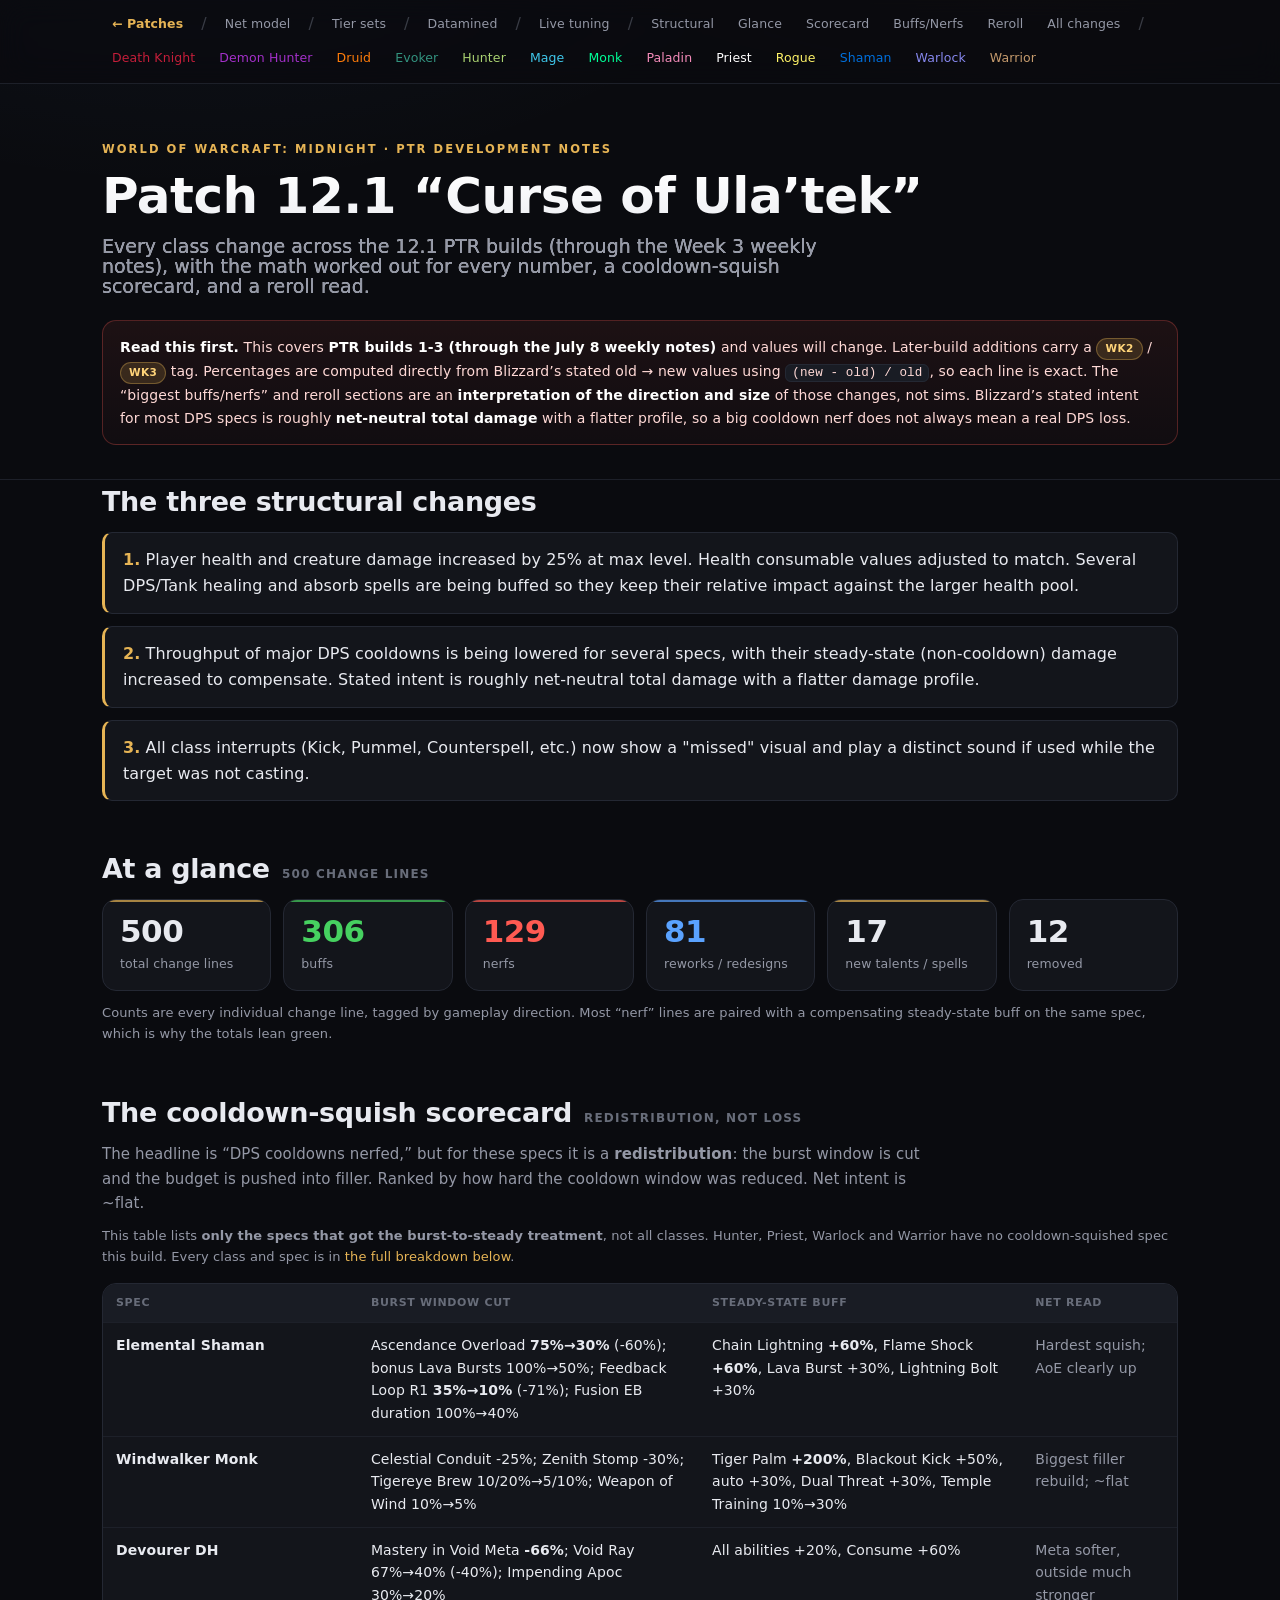
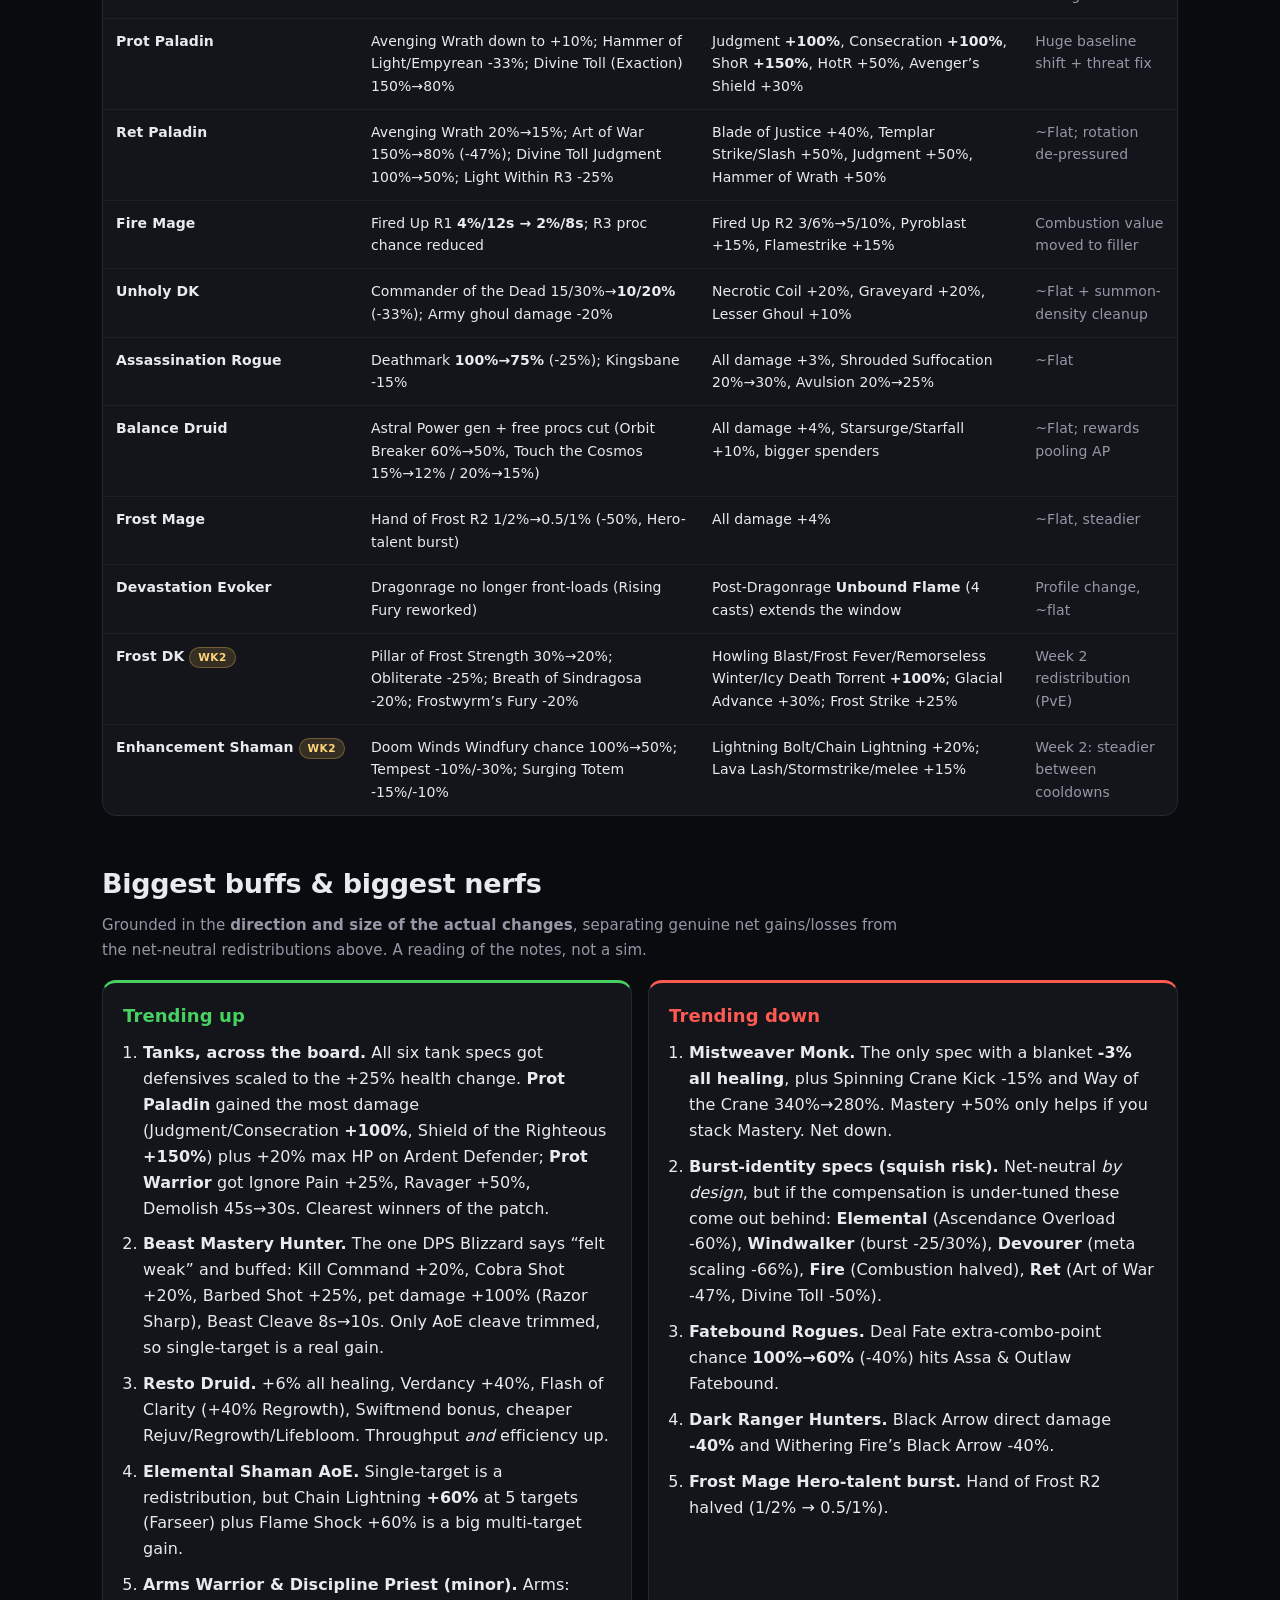
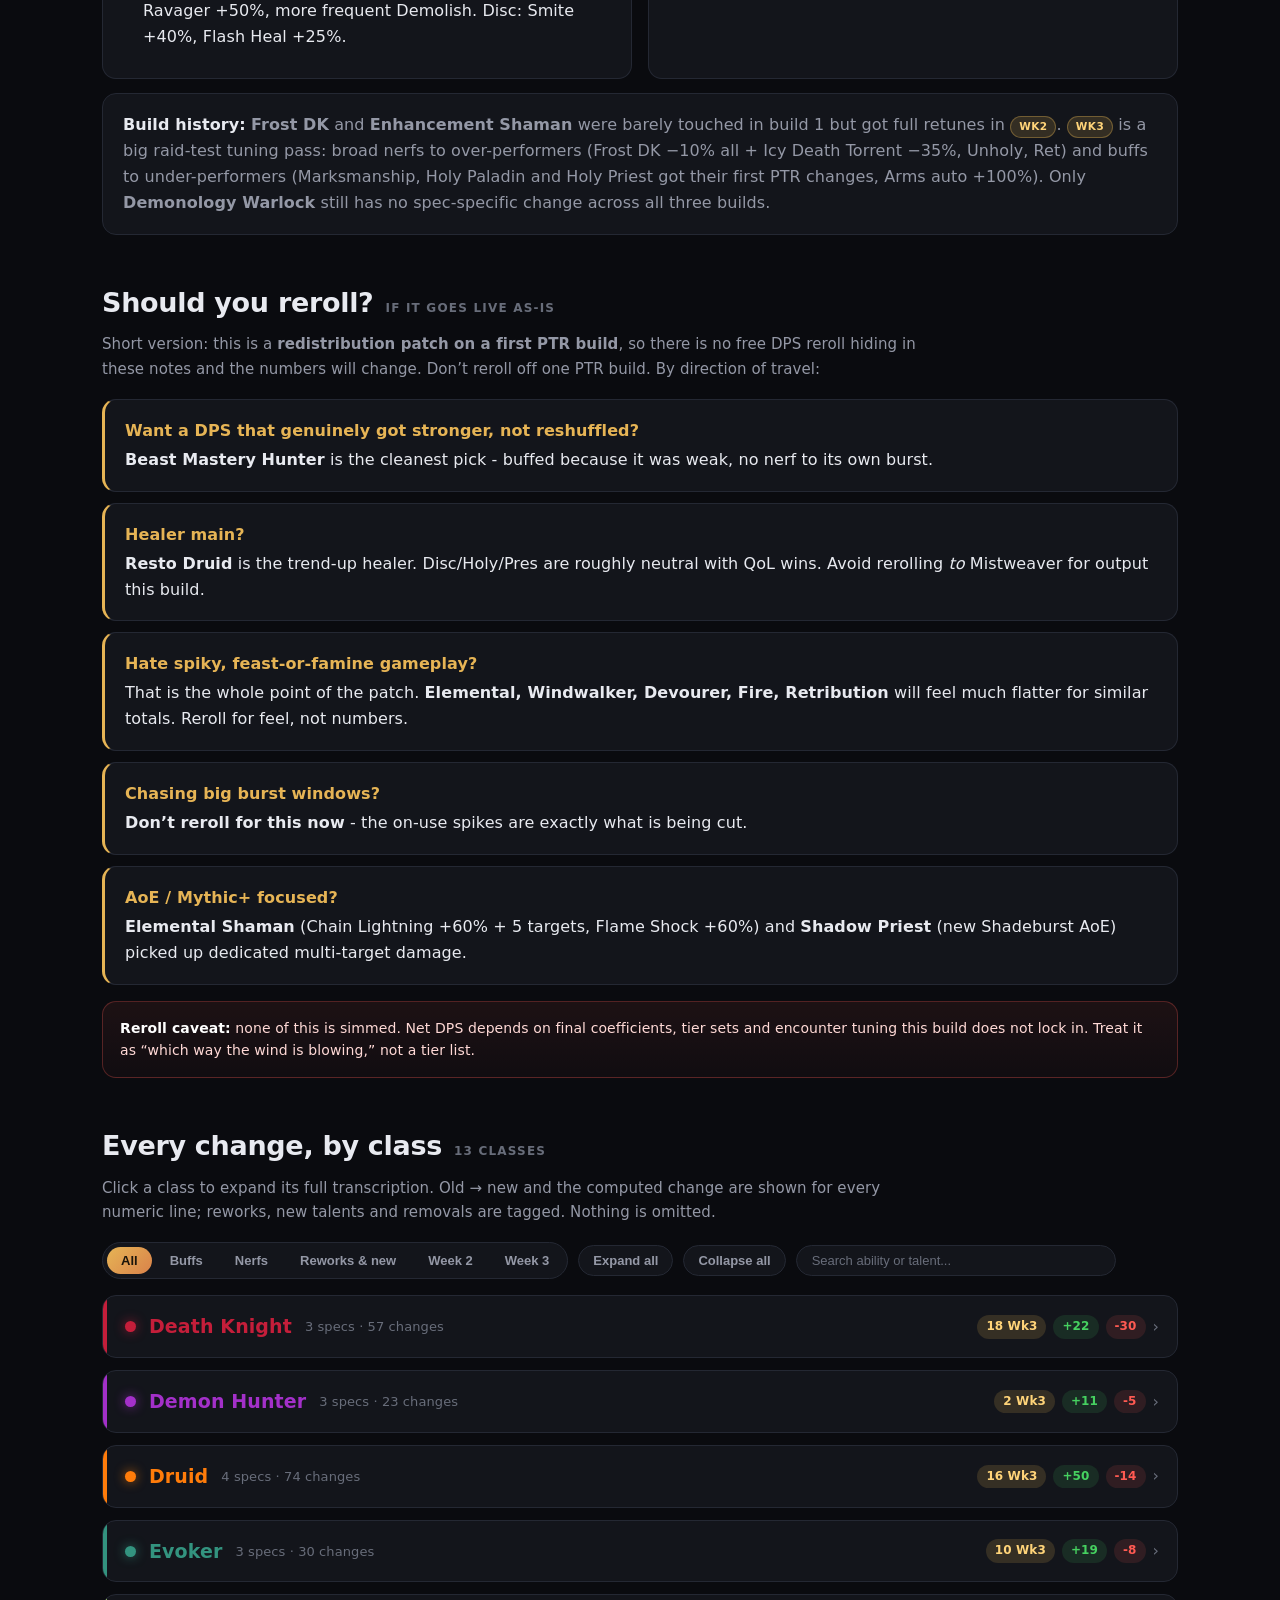
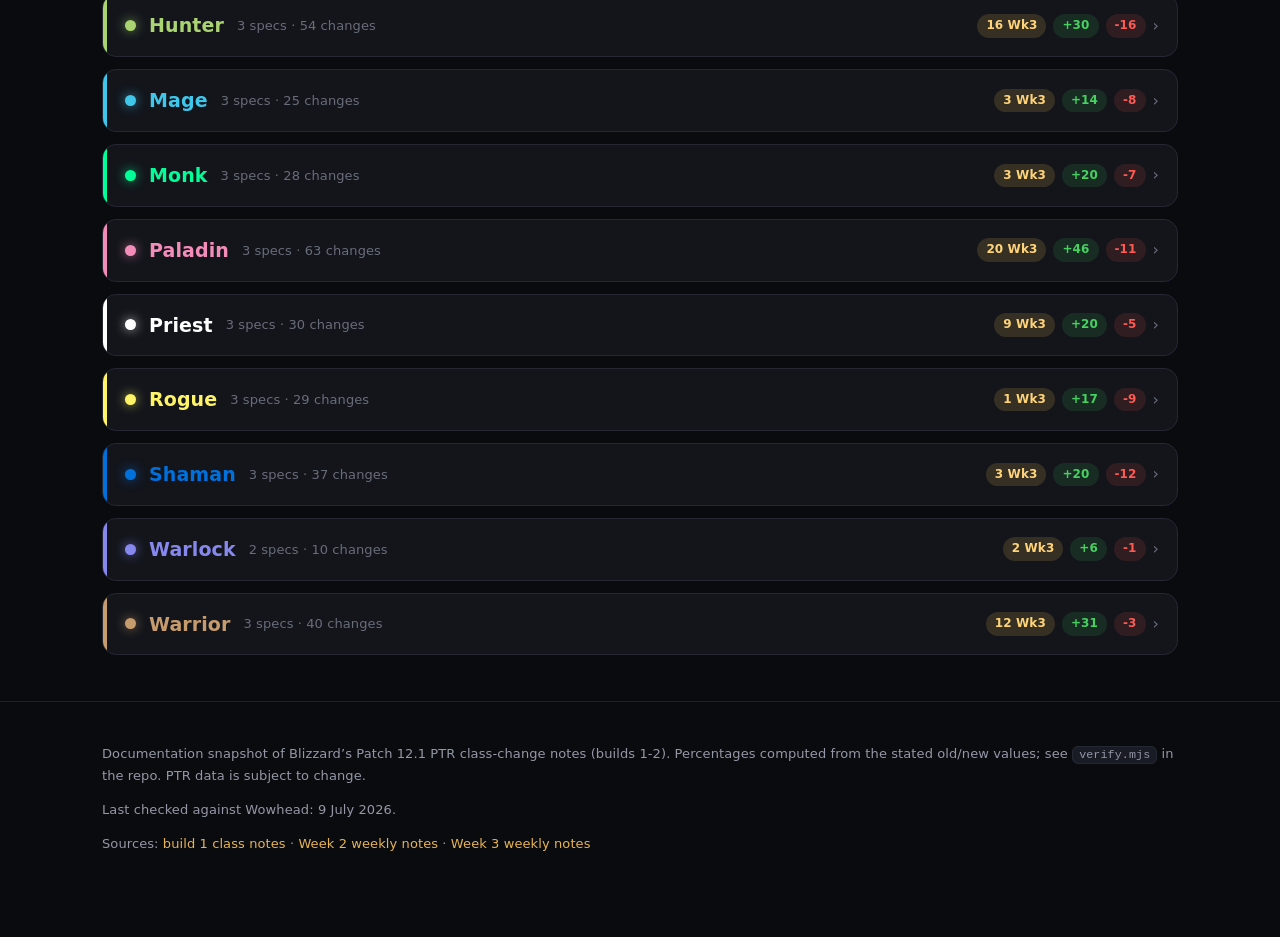
<file: patch-12-1.html>
<!DOCTYPE html>
<html lang="en">
<head>
<meta charset="utf-8" />
<meta name="viewport" content="width=device-width, initial-scale=1" />
<title>Patch 12.1 "Curse of Ula'tek" Class Changes - Overview &amp; Math</title>
<meta name="description" content="Every class and spec change in the first WoW Midnight Patch 12.1 PTR build, with exact old/new values, computed percentages, a cooldown-squish scorecard, biggest buffs and nerfs, and reroll guidance." />
<meta name="color-scheme" content="dark" />
<link rel="icon" href="favicon.svg" type="image/svg+xml" />
<meta name="theme-color" content="#0a0b0f" />
<meta property="og:type" content="website" />
<meta property="og:site_name" content="Midnight Patch Notes" />
<meta property="og:title" content="Patch 12.1 Curse of Ula'tek - Class Changes &amp; Math" />
<meta property="og:description" content="Every 12.1 PTR class change (builds 1-2), with exact old/new values, computed percentages, a cooldown-squish scorecard, biggest buffs/nerfs, and a reroll read." />
<meta property="og:image" content="https://patchnotes-overview.pages.dev/og.png" />
<meta property="og:url" content="https://patchnotes-overview.pages.dev/patch-12-1" />
<meta name="twitter:card" content="summary_large_image" />
<meta name="twitter:image" content="https://patchnotes-overview.pages.dev/og.png" />
<link rel="stylesheet" href="styles.css" />
</head>
<body>

<nav class="toc"><div class="wrap" id="toc"></div></nav>

<header class="hero">
  <div class="wrap">
    <div class="eyebrow">World of Warcraft: Midnight &middot; PTR Development Notes</div>
    <h1>Patch 12.1 &ldquo;Curse of Ula&rsquo;tek&rdquo;
      <span class="sub">Every class change across the 12.1 PTR builds (through the Week 3 weekly notes), with the math worked out for every number, a cooldown-squish scorecard, and a reroll read.</span>
    </h1>
    <div class="disclaimer">
      <b>Read this first.</b> This covers <b>PTR builds 1-3 (through the July 8 weekly notes)</b> and values will change. Later-build additions carry a
      <span class="tag wk2">Wk2</span> / <span class="tag wk2">Wk3</span> tag. Percentages are computed directly from Blizzard&rsquo;s
      stated old &rarr; new values using <code>(new - old) / old</code>, so each line is exact. The &ldquo;biggest buffs/nerfs&rdquo; and reroll
      sections are an <b>interpretation of the direction and size</b> of those changes, not sims. Blizzard&rsquo;s stated intent for most DPS
      specs is roughly <b>net-neutral total damage</b> with a flatter profile, so a big cooldown nerf does not always mean a real DPS loss.
    </div>
  </div>
</header>

<main class="wrap">

  <!-- GLOBAL -->
  <section id="global">
    <div class="sec-head"><h2>The three structural changes</h2></div>
    <ul class="glist" id="global-list"></ul>
  </section>

  <!-- SUMMARY -->
  <section id="summary">
    <div class="sec-head"><h2>At a glance</h2><span class="kicker">500 change lines</span></div>
    <div class="stats" id="stats"></div>
    <p class="small muted" style="margin-top:11px">Counts are every individual change line, tagged by gameplay direction. Most &ldquo;nerf&rdquo;
    lines are paired with a compensating steady-state buff on the same spec, which is why the totals lean green.</p>
  </section>

  <!-- SCORECARD -->
  <section id="scorecard">
    <div class="sec-head"><h2>The cooldown-squish scorecard</h2><span class="kicker">redistribution, not loss</span></div>
    <p class="lead">The headline is &ldquo;DPS cooldowns nerfed,&rdquo; but for these specs it is a <b>redistribution</b>: the burst window is
    cut and the budget is pushed into filler. Ranked by how hard the cooldown window was reduced. Net intent is ~flat.</p>
    <p class="small muted" style="margin:-8px 0 16px">This table lists <b>only the specs that got the burst-to-steady treatment</b>, not all classes.
    Hunter, Priest, Warlock and Warrior have no cooldown-squished spec this build. Every class and spec is in
    <a href="#all">the full breakdown below</a>.</p>
    <div class="tbl-wrap">
      <table class="scorecard">
        <thead><tr><th>Spec</th><th>Burst window cut</th><th>Steady-state buff</th><th>Net read</th></tr></thead>
        <tbody>
          <tr><td class="spec">Elemental Shaman</td><td>Ascendance Overload <b>75%&rarr;30%</b> (-60%); bonus Lava Bursts 100%&rarr;50%; Feedback Loop R1 <b>35%&rarr;10%</b> (-71%); Fusion EB duration 100%&rarr;40%</td><td>Chain Lightning <b>+60%</b>, Flame Shock <b>+60%</b>, Lava Burst +30%, Lightning Bolt +30%</td><td class="dir">Hardest squish; AoE clearly up</td></tr>
          <tr><td class="spec">Windwalker Monk</td><td>Celestial Conduit -25%; Zenith Stomp -30%; Tigereye Brew 10/20%&rarr;5/10%; Weapon of Wind 10%&rarr;5%</td><td>Tiger Palm <b>+200%</b>, Blackout Kick +50%, auto +30%, Dual Threat +30%, Temple Training 10%&rarr;30%</td><td class="dir">Biggest filler rebuild; ~flat</td></tr>
          <tr><td class="spec">Devourer DH</td><td>Mastery in Void Meta <b>-66%</b>; Void Ray 67%&rarr;40% (-40%); Impending Apoc 30%&rarr;20%</td><td>All abilities +20%, Consume +60%</td><td class="dir">Meta softer, outside much stronger</td></tr>
          <tr><td class="spec">Prot Paladin</td><td>Avenging Wrath down to +10%; Hammer of Light/Empyrean -33%; Divine Toll (Exaction) 150%&rarr;80%</td><td>Judgment <b>+100%</b>, Consecration <b>+100%</b>, ShoR <b>+150%</b>, HotR +50%, Avenger&rsquo;s Shield +30%</td><td class="dir">Huge baseline shift + threat fix</td></tr>
          <tr><td class="spec">Ret Paladin</td><td>Avenging Wrath 20%&rarr;15%; Art of War 150%&rarr;80% (-47%); Divine Toll Judgment 100%&rarr;50%; Light Within R3 -25%</td><td>Blade of Justice +40%, Templar Strike/Slash +50%, Judgment +50%, Hammer of Wrath +50%</td><td class="dir">~Flat; rotation de-pressured</td></tr>
          <tr><td class="spec">Fire Mage</td><td>Fired Up R1 <b>4%/12s &rarr; 2%/8s</b>; R3 proc chance reduced</td><td>Fired Up R2 3/6%&rarr;5/10%, Pyroblast +15%, Flamestrike +15%</td><td class="dir">Combustion value moved to filler</td></tr>
          <tr><td class="spec">Unholy DK</td><td>Commander of the Dead 15/30%&rarr;<b>10/20%</b> (-33%); Army ghoul damage -20%</td><td>Necrotic Coil +20%, Graveyard +20%, Lesser Ghoul +10%</td><td class="dir">~Flat + summon-density cleanup</td></tr>
          <tr><td class="spec">Assassination Rogue</td><td>Deathmark <b>100%&rarr;75%</b> (-25%); Kingsbane -15%</td><td>All damage +3%, Shrouded Suffocation 20%&rarr;30%, Avulsion 20%&rarr;25%</td><td class="dir">~Flat</td></tr>
          <tr><td class="spec">Balance Druid</td><td>Astral Power gen + free procs cut (Orbit Breaker 60%&rarr;50%, Touch the Cosmos 15%&rarr;12% / 20%&rarr;15%)</td><td>All damage +4%, Starsurge/Starfall +10%, bigger spenders</td><td class="dir">~Flat; rewards pooling AP</td></tr>
          <tr><td class="spec">Frost Mage</td><td>Hand of Frost R2 1/2%&rarr;0.5/1% (-50%, Hero-talent burst)</td><td>All damage +4%</td><td class="dir">~Flat, steadier</td></tr>
          <tr><td class="spec">Devastation Evoker</td><td>Dragonrage no longer front-loads (Rising Fury reworked)</td><td>Post-Dragonrage <b>Unbound Flame</b> (4 casts) extends the window</td><td class="dir">Profile change, ~flat</td></tr>
          <tr><td class="spec">Frost DK <span class="tag wk2">Wk2</span></td><td>Pillar of Frost Strength 30%&rarr;20%; Obliterate -25%; Breath of Sindragosa -20%; Frostwyrm&rsquo;s Fury -20%</td><td>Howling Blast/Frost Fever/Remorseless Winter/Icy Death Torrent <b>+100%</b>; Glacial Advance +30%; Frost Strike +25%</td><td class="dir">Week 2 redistribution (PvE)</td></tr>
          <tr><td class="spec">Enhancement Shaman <span class="tag wk2">Wk2</span></td><td>Doom Winds Windfury chance 100%&rarr;50%; Tempest -10%/-30%; Surging Totem -15%/-10%</td><td>Lightning Bolt/Chain Lightning +20%; Lava Lash/Stormstrike/melee +15%</td><td class="dir">Week 2: steadier between cooldowns</td></tr>
        </tbody>
      </table>
    </div>
  </section>

  <!-- BIGGEST BUFFS / NERFS -->
  <section id="winners">
    <div class="sec-head"><h2>Biggest buffs &amp; biggest nerfs</h2></div>
    <p class="lead">Grounded in the <b>direction and size of the actual changes</b>, separating genuine net gains/losses from the
    net-neutral redistributions above. A reading of the notes, not a sim.</p>
    <div class="rank-grid">
      <div class="rank up">
        <h3>Trending up</h3>
        <ol>
          <li><b>Tanks, across the board.</b> All six tank specs got defensives scaled to the +25% health change. <b>Prot Paladin</b>
            gained the most damage (Judgment/Consecration <b>+100%</b>, Shield of the Righteous <b>+150%</b>) plus +20% max HP on Ardent
            Defender; <b>Prot Warrior</b> got Ignore Pain +25%, Ravager +50%, Demolish 45s&rarr;30s. Clearest winners of the patch.</li>
          <li><b>Beast Mastery Hunter.</b> The one DPS Blizzard says &ldquo;felt weak&rdquo; and buffed: Kill Command +20%, Cobra Shot +20%,
            Barbed Shot +25%, pet damage +100% (Razor Sharp), Beast Cleave 8s&rarr;10s. Only AoE cleave trimmed, so single-target is a real gain.</li>
          <li><b>Resto Druid.</b> +6% all healing, Verdancy +40%, Flash of Clarity (+40% Regrowth), Swiftmend bonus, cheaper
            Rejuv/Regrowth/Lifebloom. Throughput <i>and</i> efficiency up.</li>
          <li><b>Elemental Shaman AoE.</b> Single-target is a redistribution, but Chain Lightning <b>+60%</b> at 5 targets (Farseer) plus
            Flame Shock +60% is a big multi-target gain.</li>
          <li><b>Arms Warrior &amp; Discipline Priest (minor).</b> Arms: Ravager +50%, more frequent Demolish. Disc: Smite +40%, Flash Heal +25%.</li>
        </ol>
      </div>
      <div class="rank down">
        <h3>Trending down</h3>
        <ol>
          <li><b>Mistweaver Monk.</b> The only spec with a blanket <b>-3% all healing</b>, plus Spinning Crane Kick -15% and Way of the
            Crane 340%&rarr;280%. Mastery +50% only helps if you stack Mastery. Net down.</li>
          <li><b>Burst-identity specs (squish risk).</b> Net-neutral <i>by design</i>, but if the compensation is under-tuned these come out
            behind: <b>Elemental</b> (Ascendance Overload -60%), <b>Windwalker</b> (burst -25/30%), <b>Devourer</b> (meta scaling -66%),
            <b>Fire</b> (Combustion halved), <b>Ret</b> (Art of War -47%, Divine Toll -50%).</li>
          <li><b>Fatebound Rogues.</b> Deal Fate extra-combo-point chance <b>100%&rarr;60%</b> (-40%) hits Assa &amp; Outlaw Fatebound.</li>
          <li><b>Dark Ranger Hunters.</b> Black Arrow direct damage <b>-40%</b> and Withering Fire&rsquo;s Black Arrow -40%.</li>
          <li><b>Frost Mage Hero-talent burst.</b> Hand of Frost R2 halved (1/2% &rarr; 0.5/1%).</li>
        </ol>
      </div>
    </div>
    <div class="card" style="margin-top:14px">
      <b>Build history:</b> <span class="muted"><b>Frost DK</b> and <b>Enhancement Shaman</b> were barely touched in build 1 but got full
      retunes in <span class="tag wk2">Wk2</span>. <span class="tag wk2">Wk3</span> is a big raid-test tuning pass: broad nerfs to
      over-performers (Frost DK &minus;10% all + Icy Death Torrent &minus;35%, Unholy, Ret) and buffs to under-performers (Marksmanship,
      Holy Paladin and Holy Priest got their first PTR changes, Arms auto +100%). Only <b>Demonology Warlock</b> still has no
      spec-specific change across all three builds.</span>
    </div>
  </section>

  <!-- REROLL -->
  <section id="reroll" class="reroll">
    <div class="sec-head"><h2>Should you reroll?</h2><span class="kicker">if it goes live as-is</span></div>
    <p class="lead">Short version: this is a <b>redistribution patch on a first PTR build</b>, so there is no free DPS reroll hiding in
    these notes and the numbers will change. Don&rsquo;t reroll off one PTR build. By direction of travel:</p>
    <div class="reroll-grid">
      <div class="card"><span class="q">Want a DPS that genuinely got stronger, not reshuffled?</span> <b>Beast Mastery Hunter</b> is the cleanest pick - buffed because it was weak, no nerf to its own burst.</div>
      <div class="card"><span class="q">Healer main?</span> <b>Resto Druid</b> is the trend-up healer. Disc/Holy/Pres are roughly neutral with QoL wins. Avoid rerolling <i>to</i> Mistweaver for output this build.</div>
      <div class="card"><span class="q">Hate spiky, feast-or-famine gameplay?</span> That is the whole point of the patch. <b>Elemental, Windwalker, Devourer, Fire, Retribution</b> will feel much flatter for similar totals. Reroll for feel, not numbers.</div>
      <div class="card"><span class="q">Chasing big burst windows?</span> <b>Don&rsquo;t reroll for this now</b> - the on-use spikes are exactly what is being cut.</div>
      <div class="card"><span class="q">AoE / Mythic+ focused?</span> <b>Elemental Shaman</b> (Chain Lightning +60% + 5 targets, Flame Shock +60%) and <b>Shadow Priest</b> (new Shadeburst AoE) picked up dedicated multi-target damage.</div>
    </div>
    <div class="disclaimer" style="margin-top:16px"><b>Reroll caveat:</b> none of this is simmed. Net DPS depends on final coefficients,
      tier sets and encounter tuning this build does not lock in. Treat it as &ldquo;which way the wind is blowing,&rdquo; not a tier list.</div>
  </section>

  <!-- FULL DATA -->
  <section id="all">
    <div class="sec-head"><h2>Every change, by class</h2><span class="kicker" id="all-kicker"></span></div>
    <p class="lead">Click a class to expand its full transcription. Old &rarr; new and the computed change are shown for every numeric line;
    reworks, new talents and removals are tagged. Nothing is omitted.</p>
    <div class="toolbar">
      <div class="filters" id="filters">
        <button data-f="all" class="active">All</button>
        <button data-f="buff">Buffs</button>
        <button data-f="nerf">Nerfs</button>
        <button data-f="structural">Reworks &amp; new</button>
        <button data-f="wk2">Week 2</button>
        <button data-f="wk3">Week 3</button>
      </div>
      <button class="toolbtn" id="expand-all">Expand all</button>
      <button class="toolbtn" id="collapse-all">Collapse all</button>
      <input type="search" id="ability-search" class="searchbox" placeholder="Search ability or talent..." aria-label="Search abilities" />
    </div>
    <p id="search-none" class="muted" style="display:none; padding:14px 2px">No abilities match your search and filter.</p>
    <div id="classes"></div>
  </section>

</main>

<footer>
  <div class="wrap">
    <p>Documentation snapshot of Blizzard&rsquo;s Patch 12.1 PTR class-change notes (builds 1-2). Percentages computed from the stated old/new
    values; see <code>verify.mjs</code> in the repo. PTR data is subject to change.</p>
    <p class="small muted">Last checked against Wowhead: 9 July 2026.</p>
    <p id="footer-src"></p>
  </div>
</footer>

<button class="totop" id="totop" title="Back to top" aria-label="Back to top">&uarr;</button>

<script src="data.js"></script>
<script src="app.js"></script>
</body>
</html>
</file>
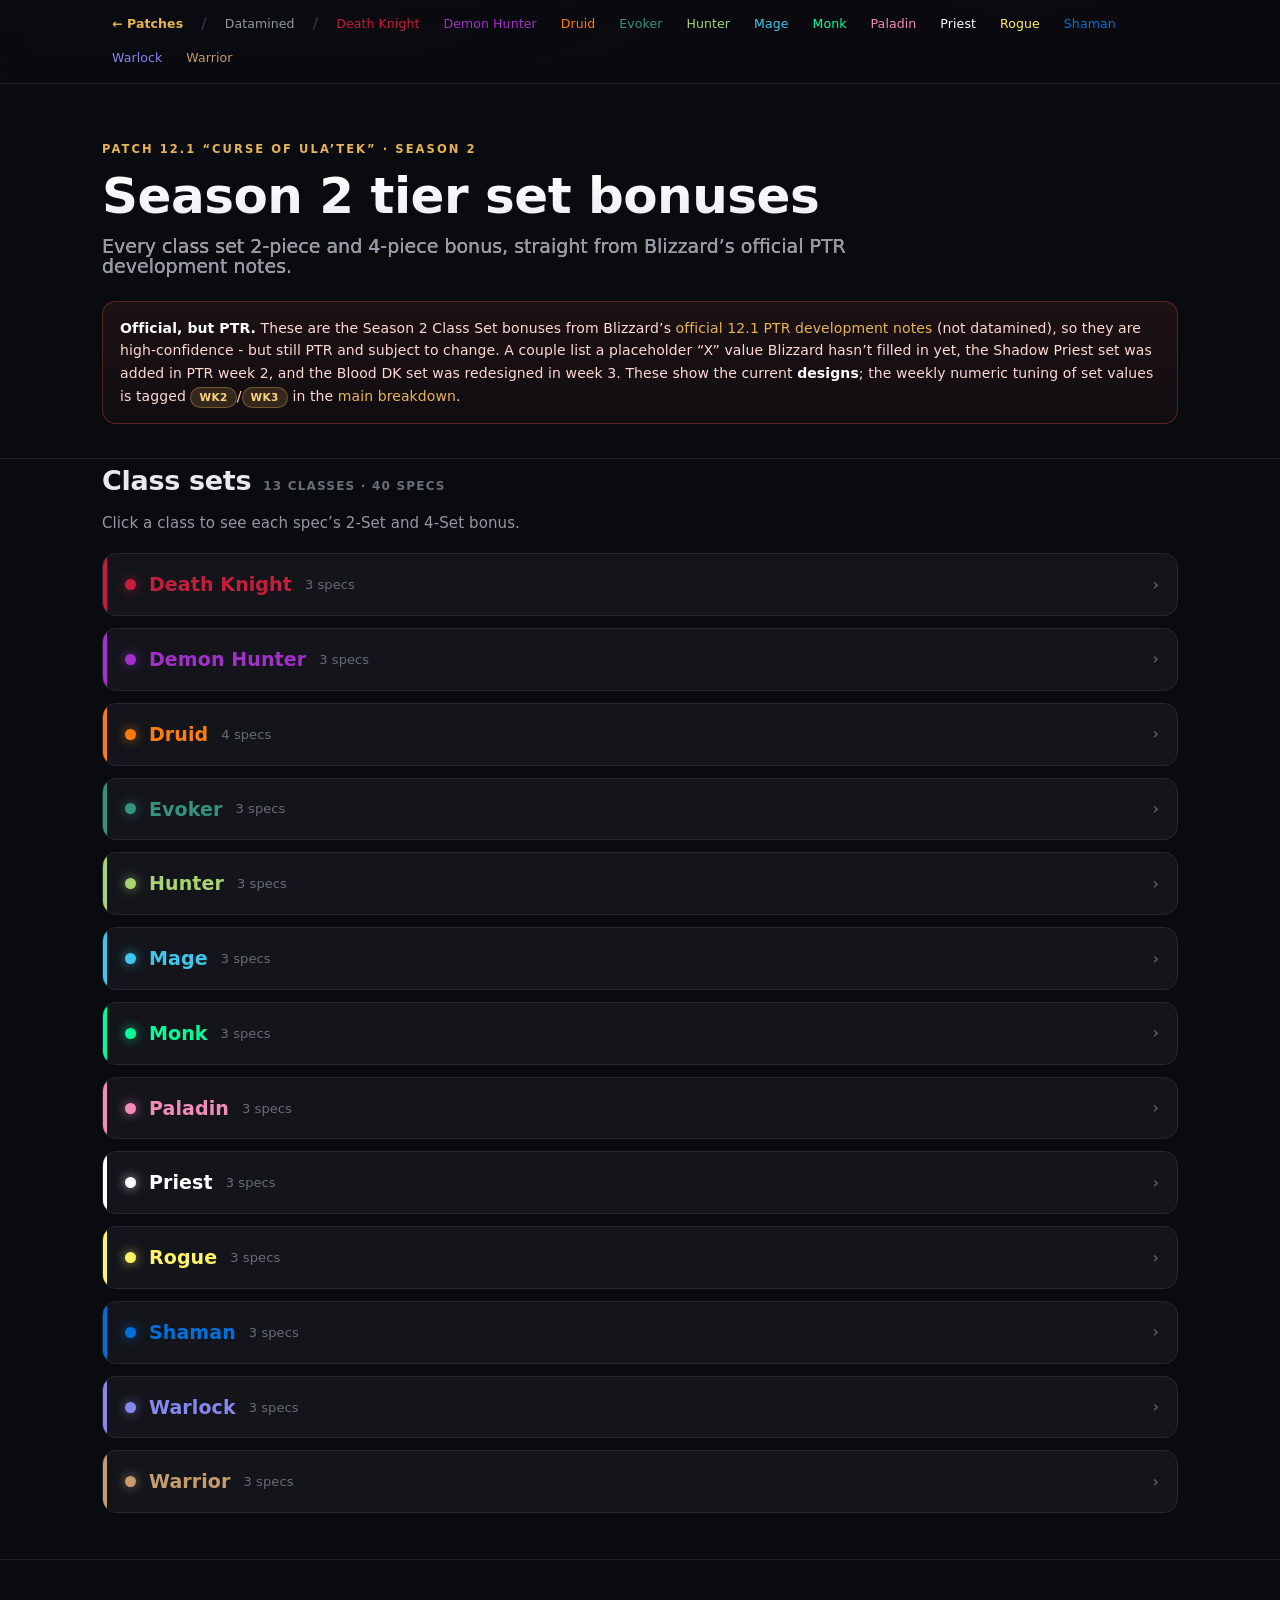
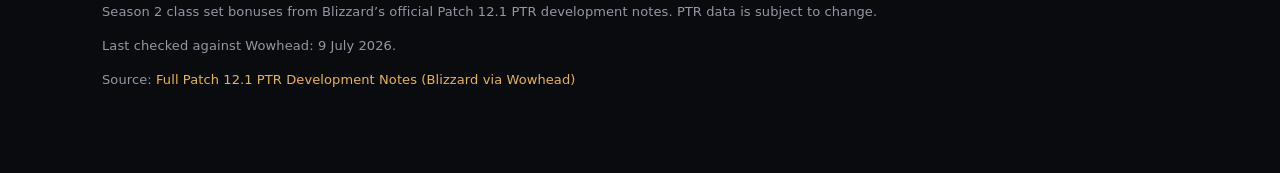
<file: tier-sets.html>
<!DOCTYPE html>
<html lang="en">
<head>
<meta charset="utf-8" />
<meta name="viewport" content="width=device-width, initial-scale=1" />
<title>Patch 12.1 Season 2 Tier Set Bonuses - All Specs</title>
<meta name="description" content="Every Season 2 class (tier) set 2-piece and 4-piece bonus for Patch 12.1 Curse of Ula'tek, from Blizzard's official PTR development notes." />
<meta name="color-scheme" content="dark" />
<link rel="icon" href="favicon.svg" type="image/svg+xml" />
<meta name="theme-color" content="#0a0b0f" />
<meta property="og:type" content="website" />
<meta property="og:site_name" content="Midnight Patch Notes" />
<meta property="og:title" content="Patch 12.1 Season 2 Tier Set Bonuses - All Specs" />
<meta property="og:description" content="Every Season 2 class set 2-piece and 4-piece bonus for Patch 12.1 Curse of Ula'tek, from Blizzard's official PTR dev notes." />
<meta property="og:image" content="https://patchnotes-overview.pages.dev/og.png" />
<meta property="og:url" content="https://patchnotes-overview.pages.dev/tier-sets" />
<meta name="twitter:card" content="summary_large_image" />
<meta name="twitter:image" content="https://patchnotes-overview.pages.dev/og.png" />
<link rel="stylesheet" href="styles.css" />
</head>
<body>

<nav class="toc"><div class="wrap" id="toc"></div></nav>

<header class="hero">
  <div class="wrap">
    <div class="eyebrow">Patch 12.1 &ldquo;Curse of Ula&rsquo;tek&rdquo; &middot; Season 2</div>
    <h1>Season 2 tier set bonuses
      <span class="sub">Every class set 2-piece and 4-piece bonus, straight from Blizzard&rsquo;s official PTR development notes.</span>
    </h1>
    <div class="disclaimer">
      <b>Official, but PTR.</b> These are the Season 2 Class Set bonuses from Blizzard&rsquo;s <a href="https://www.wowhead.com/news/full-patch-12-1-curse-of-ulatek-ptr-development-notes-381914" target="_blank" rel="noopener">official 12.1 PTR development notes</a>
      (not datamined), so they are high-confidence - but still PTR and subject to change. A couple list a placeholder &ldquo;X&rdquo; value Blizzard
      hasn&rsquo;t filled in yet, the Shadow Priest set was added in PTR week 2, and the Blood DK set was redesigned in week 3. These show the
      current <b>designs</b>; the weekly numeric tuning of set values is tagged <span class="tag wk2">Wk2</span>/<span class="tag wk2">Wk3</span>
      in the <a href="patch-12-1.html#all">main breakdown</a>.
    </div>
  </div>
</header>

<main class="wrap">
  <section id="all">
    <div class="sec-head"><h2>Class sets</h2><span class="kicker">13 classes &middot; 40 specs</span></div>
    <p class="lead">Click a class to see each spec&rsquo;s 2-Set and 4-Set bonus.</p>
    <div id="tiersets"></div>
  </section>
</main>

<footer>
  <div class="wrap">
    <p>Season 2 class set bonuses from Blizzard&rsquo;s official Patch 12.1 PTR development notes. PTR data is subject to change.</p>
    <p class="small muted">Last checked against Wowhead: 9 July 2026.</p>
    <p id="tier-src"></p>
  </div>
</footer>

<script src="tier-data.js"></script>
<script src="tier-app.js"></script>
</body>
</html>
</file>
<file: styles.css>
:root {
  --bg: #0a0b0f;
  --panel: #13151b;
  --panel-2: #191c24;
  --line: #242833;
  --line-soft: #1d2029;
  --text: #e8eaf0;
  --dim: #9498a6;
  --faint: #686d7a;
  --buff: #46d160;
  --buff-bg: rgba(70, 209, 96, 0.12);
  --nerf: #ff5a52;
  --nerf-bg: rgba(255, 90, 82, 0.12);
  --neutral: #5aa2ff;
  --neutral-bg: rgba(90, 162, 255, 0.12);
  --gold: #e6b455;
  --accent: #e6b455;
  --accent-2: #d9824a;
  --radius: 14px;
  --radius-sm: 10px;
  --maxw: 1120px;
  --shadow: 0 10px 30px rgba(0,0,0,0.35);
}

* { box-sizing: border-box; }
html { scroll-behavior: smooth; scroll-padding-top: 70px; -webkit-text-size-adjust: 100%; }
body {
  margin: 0;
  background:
    radial-gradient(900px 500px at 80% -260px, rgba(230,180,85,0.10), transparent 70%),
    radial-gradient(1000px 600px at 15% -200px, rgba(90,162,255,0.07), transparent 65%),
    var(--bg);
  background-attachment: fixed;
  color: var(--text);
  font: 16px/1.62 ui-sans-serif, system-ui, -apple-system, "Segoe UI", Roboto, Helvetica, Arial, sans-serif;
  -webkit-font-smoothing: antialiased;
  letter-spacing: 0.1px;
}
a { color: var(--accent); text-decoration: none; }
a:hover { text-decoration: underline; }
code { font-family: ui-monospace, SFMono-Regular, Menlo, Consolas, monospace; font-size: 0.9em; background: var(--panel-2); padding: 1px 6px; border-radius: 6px; border: 1px solid var(--line); }
.wrap { max-width: var(--maxw); margin: 0 auto; padding: 0 22px; }
.muted { color: var(--dim); }
.small { font-size: 13px; }

/* Sticky nav */
nav.toc {
  position: sticky; top: 0; z-index: 30;
  background: rgba(10,11,15,0.72); backdrop-filter: blur(14px) saturate(140%);
  border-bottom: 1px solid var(--line-soft);
}
nav.toc .wrap { display: flex; gap: 4px; flex-wrap: wrap; align-items: center; padding: 9px 22px; }
nav.toc a { color: var(--dim); font-size: 12.5px; font-weight: 500; padding: 5px 10px; border-radius: 8px; transition: all .15s; }
nav.toc a:hover { color: var(--text); background: var(--panel); text-decoration: none; }
nav.toc .navsep { color: var(--faint); padding: 0 4px; opacity: .5; }

/* Hero */
header.hero { padding: 56px 0 34px; border-bottom: 1px solid var(--line-soft); }
.eyebrow { color: var(--accent); font-weight: 600; letter-spacing: 0.18em; text-transform: uppercase; font-size: 11.5px; }
h1 {
  font-size: clamp(30px, 5.2vw, 50px); line-height: 1.05; margin: 12px 0 0; letter-spacing: -0.5px;
  font-weight: 800;
  background: linear-gradient(180deg, #fff 0%, #d7dae3 100%);
  -webkit-background-clip: text; background-clip: text; -webkit-text-fill-color: transparent;
}
h1 .sub { display: block; -webkit-text-fill-color: initial; color: var(--dim); font-weight: 450; font-size: clamp(15px, 2.4vw, 19px); margin-top: 14px; letter-spacing: 0; max-width: 760px; }
.meta-row { display: flex; flex-wrap: wrap; gap: 8px 10px; margin-top: 22px; }
.pill { display: inline-flex; align-items: center; gap: 7px; background: var(--panel); border: 1px solid var(--line); border-radius: 999px; padding: 6px 13px; font-size: 13px; color: var(--dim); }
.pill b { color: var(--text); font-weight: 600; }
.pill .dot { width: 7px; height: 7px; border-radius: 50%; background: var(--accent); box-shadow: 0 0 10px var(--accent); }

.disclaimer {
  margin: 24px 0 0; padding: 15px 17px; border-radius: var(--radius);
  background: linear-gradient(180deg, rgba(255,90,82,0.08), rgba(255,90,82,0.03));
  border: 1px solid rgba(255,90,82,0.28);
  font-size: 14px; color: #ffd9d6;
}
.disclaimer b { color: #fff; }

/* Layout */
main { padding: 36px 0 90px; }
section { margin: 0 0 46px; scroll-margin-top: 70px; }
.sec-head { display: flex; align-items: baseline; gap: 12px; margin: 0 0 8px; }
h2 { font-size: clamp(21px, 3vw, 27px); margin: 0; letter-spacing: -0.3px; font-weight: 750; }
.sec-head .kicker { color: var(--faint); font-size: 12px; font-weight: 600; text-transform: uppercase; letter-spacing: 0.1em; }
h2 + .lead, .sec-head + .lead { margin-top: 4px; }
h3 { font-size: 18px; margin: 22px 0 10px; }
.lead { color: var(--dim); font-size: 15px; margin: 0 0 18px; max-width: 820px; }
.card { background: var(--panel); border: 1px solid var(--line); border-radius: var(--radius); padding: 18px 20px; }

/* Stat chips */
.stats { display: grid; grid-template-columns: repeat(auto-fit, minmax(135px, 1fr)); gap: 12px; }
.stat { background: var(--panel); border: 1px solid var(--line); border-radius: var(--radius); padding: 16px 17px; position: relative; overflow: hidden; }
.stat::after { content: ""; position: absolute; inset: 0 0 auto 0; height: 2px; background: var(--barcolor, transparent); opacity: .7; }
.stat .num { font-size: 31px; font-weight: 800; line-height: 1; letter-spacing: -0.5px; }
.stat .lbl { color: var(--dim); font-size: 12.5px; margin-top: 7px; }
.stat.buff { --barcolor: var(--buff); } .stat.buff .num { color: var(--buff); }
.stat.nerf { --barcolor: var(--nerf); } .stat.nerf .num { color: var(--nerf); }
.stat.neutral { --barcolor: var(--neutral); } .stat.neutral .num { color: var(--neutral); }
.stat.gold { --barcolor: var(--gold); }

/* Global list */
ul.glist { list-style: none; padding: 0; margin: 0; display: grid; gap: 12px; }
ul.glist li { background: var(--panel); border: 1px solid var(--line); border-left: 3px solid var(--accent); border-radius: var(--radius-sm); padding: 14px 18px; }
ul.glist li b { color: var(--accent); }

/* Tables */
.tbl-wrap { overflow-x: auto; border: 1px solid var(--line); border-radius: var(--radius); background: var(--panel); }
table { width: 100%; border-collapse: collapse; font-size: 14px; }
thead th { text-align: left; background: var(--panel-2); color: var(--faint); font-weight: 600; font-size: 11px; text-transform: uppercase; letter-spacing: 0.06em; padding: 10px 13px; white-space: nowrap; }
tbody td { padding: 11px 13px; border-top: 1px solid var(--line-soft); vertical-align: top; }
tbody tr:hover { background: rgba(255,255,255,0.018); }
td.ability { font-weight: 600; white-space: nowrap; }
td.metric { color: var(--dim); }
td.oldnew { font-variant-numeric: tabular-nums; white-space: nowrap; color: var(--dim); }
td.change { font-variant-numeric: tabular-nums; font-weight: 700; white-space: nowrap; text-align: right; }
td.note { color: var(--dim); font-size: 13px; }
.change.buff { color: var(--buff); } .change.nerf { color: var(--nerf); } .change.neutral { color: var(--faint); }

/* chips */
.tag { display: inline-block; font-size: 10.5px; font-weight: 700; text-transform: uppercase; letter-spacing: 0.04em; padding: 2px 8px; border-radius: 999px; line-height: 1.5; }
.tag.buff { color: var(--buff); background: var(--buff-bg); }
.tag.nerf { color: var(--nerf); background: var(--nerf-bg); }
.tag.neutral { color: var(--neutral); background: var(--neutral-bg); }
.tag.role { color: var(--gold); background: rgba(230,180,85,0.13); }
.tag.kind { color: var(--faint); background: var(--panel-2); border: 1px solid var(--line); }
.tag.wk2 { color: #ffd479; background: rgba(230,180,85,0.16); border: 1px solid rgba(230,180,85,0.35); }
.tag.dm { color: #c79bff; background: rgba(160,110,255,0.16); border: 1px solid rgba(160,110,255,0.4); }
.minichip.w { color: #ffd479; background: rgba(230,180,85,0.16); }

/* datamined card grid */
.card-grid { display: grid; grid-template-columns: repeat(auto-fit, minmax(260px, 1fr)); gap: 16px; }
.card-grid .card h3 { margin: 6px 0 8px; font-size: 17px; }
.card-grid .card p { margin: 0; }
.card-eyebrow { color: var(--dim); font-weight: 600; font-size: 12px; letter-spacing: 0.02em; text-transform: uppercase; }

/* Accordion class blocks */
.toolbar { display: flex; align-items: center; gap: 10px; flex-wrap: wrap; margin: 0 0 16px; }
.filters { display: inline-flex; gap: 4px; background: var(--panel); border: 1px solid var(--line); border-radius: 999px; padding: 4px; }
.filters button { cursor: pointer; background: transparent; color: var(--dim); border: 0; border-radius: 999px; padding: 6px 14px; font-size: 13px; font-weight: 600; transition: all .15s; }
.filters button:hover { color: var(--text); }
.filters button.active { color: #1a140a; background: linear-gradient(135deg, var(--accent), var(--accent-2)); }
.toolbtn { cursor: pointer; background: var(--panel); color: var(--dim); border: 1px solid var(--line); border-radius: 999px; padding: 7px 14px; font-size: 13px; font-weight: 600; }
.toolbtn:hover { color: var(--text); border-color: var(--faint); }
.searchbox { flex: 1; min-width: 180px; max-width: 320px; background: var(--panel); color: var(--text); border: 1px solid var(--line); border-radius: 999px; padding: 7px 15px; font-size: 13px; }
.searchbox:focus { outline: none; border-color: var(--accent); }
.searchbox::placeholder { color: var(--faint); }

details.cls { border: 1px solid var(--line); border-radius: var(--radius); margin-bottom: 12px; background: var(--panel); overflow: hidden; }
details.cls[open] { box-shadow: var(--shadow); }
details.cls > summary {
  list-style: none; cursor: pointer; padding: 15px 18px; display: flex; align-items: center; gap: 13px;
  border-left: 4px solid var(--cc, var(--accent));
}
details.cls > summary::-webkit-details-marker { display: none; }
.cls-dot { width: 11px; height: 11px; border-radius: 50%; background: var(--cc); box-shadow: 0 0 12px -1px var(--cc); flex: none; }
.cls-name { font-size: 19px; font-weight: 750; color: var(--cc); }
.cls-meta { color: var(--faint); font-size: 13px; }
.cls-tally { margin-left: auto; display: flex; align-items: center; gap: 7px; }
.minichip { font-size: 12px; font-weight: 700; padding: 2px 9px; border-radius: 999px; font-variant-numeric: tabular-nums; }
.minichip.b { color: var(--buff); background: var(--buff-bg); }
.minichip.n { color: var(--nerf); background: var(--nerf-bg); }
.chev { color: var(--faint); transition: transform .2s; flex: none; }
details.cls[open] .chev { transform: rotate(90deg); }
.cls-body { padding: 4px 18px 18px; }

.specblock { margin: 14px 0 0; }
.spechead { display: flex; align-items: center; gap: 9px; flex-wrap: wrap; margin: 16px 0 8px; }
.spechead .name { font-weight: 700; font-size: 16px; }
.specnote { color: var(--dim); font-size: 13px; margin: 0 0 10px; max-width: 880px; }

/* Scorecard + ranking + reroll reuse */
.scorecard td.spec { font-weight: 700; white-space: nowrap; }
.scorecard td.dir { color: var(--dim); }
.scorecard b { color: var(--text); }

.rank-grid { display: grid; grid-template-columns: 1fr 1fr; gap: 16px; }
@media (max-width: 760px) { .rank-grid { grid-template-columns: 1fr; } }
.rank { border-radius: var(--radius); border: 1px solid var(--line); padding: 18px 20px; background: var(--panel); }
.rank.up { border-top: 3px solid var(--buff); }
.rank.down { border-top: 3px solid var(--nerf); }
.rank h3 { margin-top: 0; display: flex; align-items: center; gap: 8px; }
.rank.up h3 { color: var(--buff); } .rank.down h3 { color: var(--nerf); }
.rank ol { margin: 0; padding-left: 20px; }
.rank li { margin: 10px 0; } .rank li b { color: var(--text); }

.reroll-grid { display: grid; gap: 11px; }
.reroll .card { border-left: 3px solid var(--gold); }
.reroll .q { font-weight: 700; color: var(--gold); display: block; margin-bottom: 3px; }

footer { border-top: 1px solid var(--line-soft); padding: 28px 0 70px; color: var(--dim); font-size: 13px; }
footer a { word-break: break-all; }

.totop { position: fixed; right: 20px; bottom: 20px; width: 44px; height: 44px; border-radius: 50%; display: none; align-items: center; justify-content: center; font-weight: 800; cursor: pointer; color: #1a140a; background: linear-gradient(135deg, var(--accent), var(--accent-2)); box-shadow: var(--shadow); border: 0; }
.totop.show { display: flex; }

@media (max-width: 560px) {
  header.hero { padding: 40px 0 26px; }
  .cls-meta { display: none; }
}

/* ---- Landing page ---- */
nav.toc .brand { font-weight: 800; color: var(--text); font-size: 14px; letter-spacing: -0.2px; padding-left: 0; }
nav.toc .brand:hover { color: var(--accent); background: transparent; }

.home-hero {
  position: relative; overflow: hidden; padding: 92px 0 78px; border-bottom: 1px solid var(--line-soft);
  background:
    radial-gradient(1100px 520px at 50% -140px, rgba(230,180,85,0.16), transparent 60%),
    linear-gradient(180deg, rgba(138,135,238,0.08), transparent 42%);
}
.home-hero-glow {
  position: absolute; width: 520px; height: 520px; right: -120px; top: -180px; border-radius: 50%;
  background: radial-gradient(circle, rgba(90,162,255,0.18), transparent 65%); filter: blur(20px); pointer-events: none;
}
.home-title {
  font-size: clamp(42px, 8vw, 80px); line-height: 0.98; margin: 14px 0 0; font-weight: 850; letter-spacing: -1.8px;
  background: linear-gradient(180deg, #fff, #cfd3de); -webkit-background-clip: text; background-clip: text; -webkit-text-fill-color: transparent;
}
.home-title span { background: linear-gradient(135deg, var(--accent), var(--accent-2)); -webkit-background-clip: text; background-clip: text; -webkit-text-fill-color: transparent; }
.home-sub { color: var(--dim); font-size: clamp(15px, 2.4vw, 19px); max-width: 690px; margin: 20px 0 0; }
.home-cta-row { display: flex; gap: 12px; flex-wrap: wrap; margin-top: 32px; }
.btn-primary { background: linear-gradient(135deg, var(--accent), var(--accent-2)); color: #1a140a; font-weight: 700; padding: 12px 20px; border-radius: 999px; }
.btn-primary:hover { text-decoration: none; filter: brightness(1.07); }
.btn-ghost { color: var(--text); border: 1px solid var(--line); padding: 12px 20px; border-radius: 999px; font-weight: 600; }
.btn-ghost:hover { text-decoration: none; border-color: var(--faint); }

.patch-grid { display: grid; grid-template-columns: repeat(auto-fill, minmax(290px, 1fr)); gap: 16px; }
.patch-card { display: flex; flex-direction: column; gap: 9px; background: var(--panel); border: 1px solid var(--line); border-radius: var(--radius); padding: 20px; position: relative; min-height: 230px; }
.patch-card.active { border-color: rgba(230,180,85,0.5); box-shadow: var(--shadow); }
.patch-card.active::before { content: ""; position: absolute; inset: 0 0 auto 0; height: 3px; background: linear-gradient(90deg, var(--accent), var(--accent-2)); border-radius: var(--radius) var(--radius) 0 0; }
a.patch-card { color: var(--text); transition: transform .18s, border-color .18s; }
a.patch-card:hover { text-decoration: none; transform: translateY(-3px); border-color: var(--accent); }
.patch-card.soon { opacity: .6; }
.pc-top { display: flex; align-items: center; gap: 10px; }
.pc-badge { font-size: 11px; font-weight: 700; text-transform: uppercase; letter-spacing: 0.05em; padding: 3px 10px; border-radius: 999px; background: var(--panel-2); color: var(--dim); border: 1px solid var(--line); display: inline-flex; align-items: center; gap: 7px; }
.pc-badge.live { color: var(--buff); background: var(--buff-bg); border-color: rgba(70,209,96,0.3); }
.pc-pulse { width: 7px; height: 7px; border-radius: 50%; background: var(--buff); animation: pcpulse 2s infinite; }
@keyframes pcpulse { 0% { box-shadow: 0 0 0 0 rgba(70,209,96,0.5); } 70% { box-shadow: 0 0 0 7px rgba(70,209,96,0); } 100% { box-shadow: 0 0 0 0 rgba(70,209,96,0); } }
.pc-season { margin-left: auto; font-size: 12px; color: var(--faint); font-weight: 600; }
.patch-card h3 { margin: 6px 0 0; font-size: 21px; font-weight: 750; }
.patch-card h3 span { color: var(--accent); display: block; font-size: 16px; font-weight: 600; margin-top: 2px; }
.patch-card p { color: var(--dim); font-size: 14px; margin: 0; flex: 1; }
.pc-stats { display: flex; gap: 15px; font-size: 13px; color: var(--dim); padding-top: 2px; }
.pc-stats b { color: var(--text); font-variant-numeric: tabular-nums; }
.pc-stats .g b { color: var(--buff); }
.pc-stats .r b { color: var(--nerf); }
.pc-cta { font-weight: 700; color: var(--accent); font-size: 14px; margin-top: 6px; }
.pc-cta.muted { color: var(--faint); font-weight: 600; }

/* ---- Net change calculator ---- */
.calc-card { padding: 20px 22px; }
.calc-controls { display: flex; align-items: center; gap: 12px; margin-bottom: 14px; }
.calc-controls label { font-weight: 700; font-size: 14px; color: var(--dim); }
#spec-select { flex: 1; max-width: 360px; background: var(--panel-2); color: var(--text); border: 1px solid var(--line); border-radius: 10px; padding: 10px 12px; font-size: 14px; font-weight: 600; }
#spec-select:focus { outline: none; border-color: var(--accent); }
.calc-base { margin: 0 0 14px; padding: 11px 14px; background: var(--panel-2); border: 1px solid var(--line); border-radius: 10px; font-size: 14px; color: var(--dim); }
.calc-base b { font-variant-numeric: tabular-nums; }
.calc-row { display: flex; align-items: center; justify-content: space-between; gap: 14px; padding: 10px 0; border-top: 1px solid var(--line-soft); flex-wrap: wrap; }
.calc-row:first-child { border-top: 0; }
.cr-name { font-weight: 600; font-size: 14px; }
.cr-pct { font-variant-numeric: tabular-nums; }
.cr-input { display: flex; align-items: center; gap: 8px; white-space: nowrap; }
input.wt { width: 74px; background: var(--panel-2); color: var(--text); border: 1px solid var(--line); border-radius: 8px; padding: 7px 9px; font-size: 14px; font-variant-numeric: tabular-nums; text-align: right; }
input.wt:focus { outline: none; border-color: var(--accent); }
.calc-result { display: flex; align-items: center; justify-content: space-between; gap: 14px; margin-top: 16px; padding-top: 16px; border-top: 2px solid var(--line); }
.calc-result-lbl { font-weight: 700; font-size: 15px; }
.calc-result-sub { color: var(--faint); font-size: 12px; margin-top: 3px; }
.net-num { font-size: 38px; font-weight: 850; line-height: 1; letter-spacing: -1px; font-variant-numeric: tabular-nums; color: var(--text); }
.net-num.buff { color: var(--buff); }
.net-num.nerf { color: var(--nerf); }

/* ---- Tier sets ---- */
.tierspec { margin: 12px 0 0; padding: 14px 16px; background: var(--panel-2); border: 1px solid var(--line); border-radius: var(--radius-sm); }
.tierspec .spechead { margin: 0 0 8px; }
.setrow { display: flex; gap: 12px; padding: 8px 0; align-items: flex-start; }
.setrow + .setrow { border-top: 1px solid var(--line-soft); }
.setlabel { flex: none; font-size: 11px; font-weight: 700; text-transform: uppercase; letter-spacing: 0.04em; padding: 3px 10px; border-radius: 999px; margin-top: 2px; }
.setlabel.two { color: var(--neutral); background: var(--neutral-bg); }
.setlabel.four { color: var(--gold); background: rgba(230,180,85,0.14); }
.settext { color: var(--text); font-size: 14px; line-height: 1.55; }
</file>
